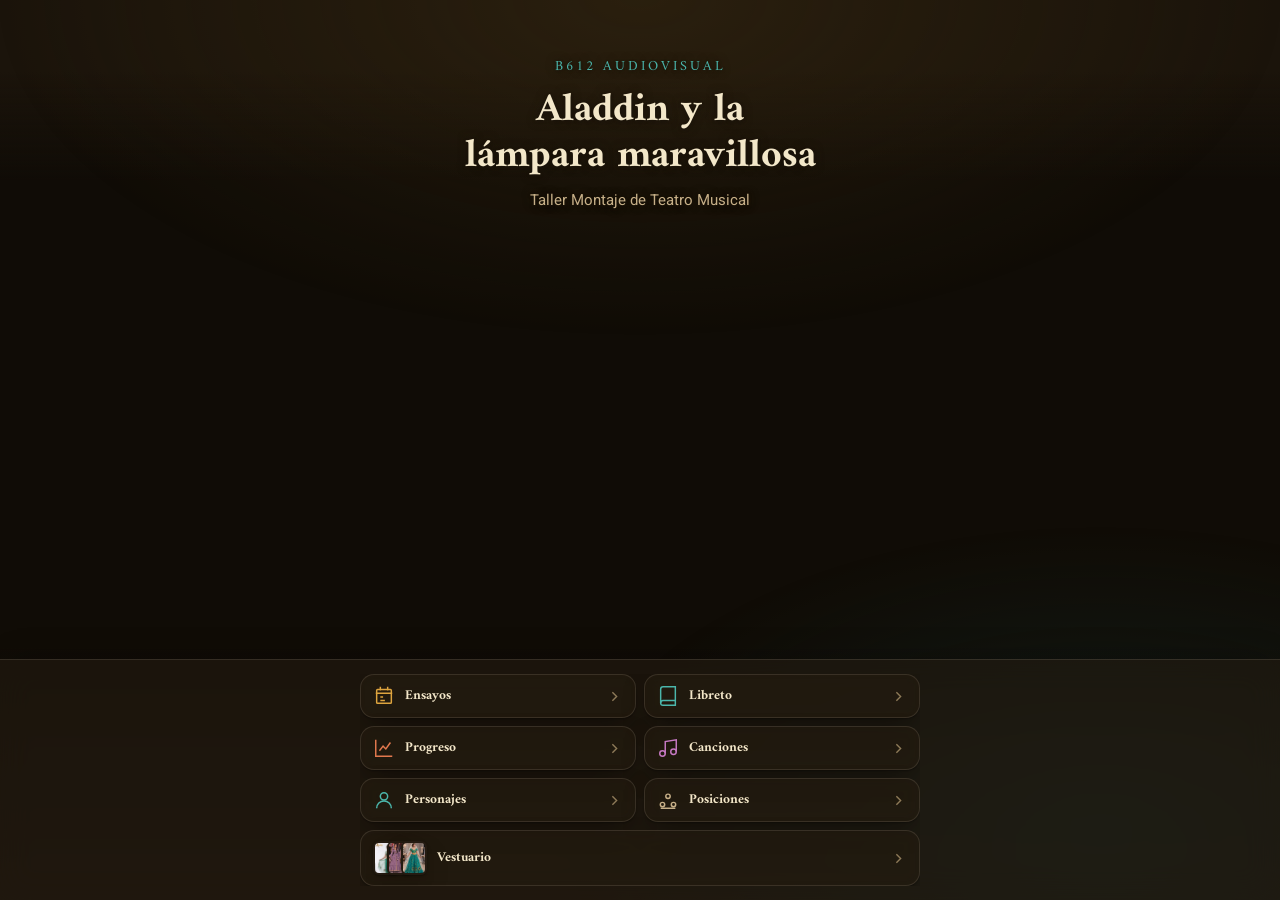
<file: index.html>
<!DOCTYPE html>
<html lang="es" data-theme="dark">
<head>
<meta charset="UTF-8">
<meta name="viewport" content="width=device-width, initial-scale=1.0, maximum-scale=1.0, user-scalable=no">
<title>ALADDÍN — B612</title>
<meta name="description" content="Portal del montaje ALADDÍN — B612 Audiovisual">
<meta property="og:type" content="website">
<meta property="og:url" content="https://aladdin.b612.org.pe/index.html">
<meta property="og:title" content="ALADDÍN — B612 Audiovisual">
<meta property="og:description" content="Portal del montaje ALADDÍN — B612 Audiovisual">
<meta property="og:image" content="https://aladdin.b612.org.pe/assets/img/principe-ali-jasmine.jpeg">
<meta name="twitter:card" content="summary_large_image">
<meta name="twitter:title" content="ALADDÍN — B612 Audiovisual">
<meta name="twitter:description" content="Portal del montaje ALADDÍN — B612 Audiovisual">
<meta name="twitter:image" content="https://aladdin.b612.org.pe/assets/img/principe-ali-jasmine.jpeg">
<link rel="preconnect" href="https://fonts.googleapis.com">
<link rel="stylesheet" href="https://fonts.googleapis.com/css2?family=Amiri:ital,wght@0,400;0,700;1,400&family=Vazirmatn:wght@400;500;600;700&display=swap">
<link rel="stylesheet" href="assets/style.css">
<style>
  body { min-height: 100vh; }
  .stage {
    position: relative; min-height: 100vh; display: flex; flex-direction: column;
    align-items: center; padding: 56px 18px 24px; overflow: hidden;
  }
  .glow {
    position: absolute; inset: -10%; z-index: 0; pointer-events: none;
    background:
      radial-gradient(60% 45% at 50% 8%, var(--brass-soft), transparent 70%),
      radial-gradient(50% 40% at 80% 85%, var(--teal-soft), transparent 70%);
    opacity: 0.5;
  }

  .lede { position: relative; z-index: 1; text-align: center; max-width: 480px; margin-bottom: 40px; }
  .lede * { text-shadow: 0 1px 3px var(--bg), 0 0 10px var(--bg); }
  .lede .brand { font-family: var(--font-display); font-size: 14px; letter-spacing: 3px; text-transform: uppercase; color: var(--teal); margin-bottom: 10px; }
  .lede h1 { font-size: clamp(26px, 6vw, 40px); color: var(--ink); font-weight: 700; line-height: 1.15; }
  .lede p { margin: 12px 0 0; color: var(--ink-soft); font-size: 15px; }

  /* Barra fija abajo (siempre visible, sin drawer): el menú deja de vivir en el
     flujo de .stage y pasa a ser un panel fijo pegado al borde inferior, para
     que la foto de fondo se vea completa arriba en vez de compartir scroll
     con las tarjetas. */
  .menu {
    position: fixed; left: 0; right: 0; bottom: 0; z-index: 2;
    display: flex; justify-content: center;
    padding: 14px 18px calc(14px + env(safe-area-inset-bottom, 0px));
    background: color-mix(in srgb, var(--surface) 60%, transparent);
    -webkit-backdrop-filter: blur(16px); backdrop-filter: blur(16px);
    border-top: 1px solid var(--border);
    box-shadow: 0 -10px 30px -12px rgba(0,0,0,0.3);
  }
  .menu-grid {
    width: 100%; max-width: 560px; display: grid; gap: 8px; grid-template-columns: 1fr 1fr;
    max-height: 48vh; overflow-y: auto;
  }
  /* A propósito NO colapsa a 1 columna en mobile: con los tiles ya reducidos a
     ícono + título (sin descripción), 2 columnas siguen siendo cómodas de
     tocar y evitan que la barra fija necesite 7 filas en vez de 4. */
  @media (max-width: 340px) { .menu-grid { gap: 6px; } }

  /* Tiles tipo botón: compactos y horizontales (icono + texto + flecha) en vez
     de tarjetas altas — así el menú tapa menos foto de fondo y todas las filas
     terminan con la misma altura sin necesitar reglas de alineación aparte. */
  .tile {
    position: relative; display: flex; align-items: center; gap: 10px;
    text-decoration: none; padding: 10px 12px; border-radius: 14px;
    background: color-mix(in srgb, var(--surface) 52%, transparent);
    -webkit-backdrop-filter: blur(7px); backdrop-filter: blur(7px);
    border: 1px solid var(--border);
    box-shadow: var(--shadow);
    isolation: isolate;
    transition: transform 160ms ease, border-color 160ms ease;
  }
  .tile:hover { transform: translateY(-2px); border-color: var(--border-strong); }
  .tile:active { transform: translateY(0) scale(0.98); }
  .tile .icon { width: 22px; height: 22px; flex-shrink: 0; color: var(--brass); }
  .tile.alt .icon { color: var(--teal); }
  .tile.prog .icon { color: var(--terracotta); }
  .tile.songs .icon { color: var(--violet); }
  .tile.pos .icon { color: var(--ink-soft); }

  .tile .body { flex: 1; min-width: 0; }
  .tile h2 { font-size: 13.5px; color: var(--ink); }
  /* Sin descripción en la barra fija: el espacio es limitado y el título ya
     basta para identificar cada sección — la descripción larga queda para
     cuando el usuario entra a la sección. */
  .tile p { display: none; }
  .tile .chev { width: 17px; height: 17px; flex-shrink: 0; color: var(--ink-faint); }

  .tile.soon { opacity: 0.5; pointer-events: none; }

  .tile.featured { grid-column: 1 / -1; }
  .tile-collage { display: flex; flex-shrink: 0; }
  .tile-collage img {
    width: 26px; height: 34px; object-fit: cover; border-radius: 6px;
    border: 2px solid var(--surface); box-shadow: var(--shadow);
    margin-left: -12px;
  }
  .tile-collage img:first-child { margin-left: 0; }

</style>
</head>
<body>
<div class="page-bg" aria-hidden="true">
  <div class="bg-slide" style="background-image:url('assets/img/principe-ali-jasmine.jpeg')"></div>
  <div class="bg-slide" style="background-image:url('assets/vestuarios/jasmine/escena-palacio-damas-2.webp')"></div>
  <div class="bg-slide" style="background-image:url('assets/img/alfombra-luna.jpg')"></div>
  <div class="bg-slide" style="background-image:url('assets/img/aladdin-jasmine-sultan.jpg')"></div>
  <div class="bg-slide" style="background-image:url('assets/img/genio-vestuario.jpg')"></div>
  <div class="bg-slide" style="background-image:url('assets/img/los-cuatro-amigos.jpg')"></div>
</div>
<div class="stage">
  <div class="glow" aria-hidden="true"></div>

  <div class="lede">
    <div class="brand">B612 Audiovisual</div>
    <h1>Aladdin y la lámpara maravillosa</h1>
    <p>Taller Montaje de Teatro Musical</p>
  </div>

  <div class="menu">
   <div class="menu-grid">
    <a class="tile" href="ensayos.html">
      <svg class="icon" viewBox="0 0 24 24" fill="none" stroke="currentColor" stroke-width="1.6"><path d="M8 2v4M16 2v4M3 9h18M5 5h14a1 1 0 0 1 1 1v13a1 1 0 0 1-1 1H5a1 1 0 0 1-1-1V6a1 1 0 0 1 1-1Z"/><path d="M8 13h3M8 17h5"/></svg>
      <div class="body">
        <h2>Ensayos</h2>
        <p>Calendario y próximo ensayo</p>
      </div>
      <svg class="chev" viewBox="0 0 24 24" fill="none" stroke="currentColor" stroke-width="2"><path d="M9 6l6 6-6 6"/></svg>
    </a>

    <a class="tile alt" href="libreto.html">
      <svg class="icon" viewBox="0 0 24 24" fill="none" stroke="currentColor" stroke-width="1.6"><path d="M4 19.5A2.5 2.5 0 0 1 6.5 17H20"/><path d="M6.5 2H20v20H6.5A2.5 2.5 0 0 1 4 19.5v-15A2.5 2.5 0 0 1 6.5 2Z"/></svg>
      <div class="body">
        <h2>Libreto</h2>
        <p>Todas las escenas del guion</p>
      </div>
      <svg class="chev" viewBox="0 0 24 24" fill="none" stroke="currentColor" stroke-width="2"><path d="M9 6l6 6-6 6"/></svg>
    </a>

    <a class="tile prog" href="progreso.html">
      <svg class="icon" viewBox="0 0 24 24" fill="none" stroke="currentColor" stroke-width="1.6"><path d="M3 3v18h18"/><path d="M7 15l4-5 3 3 5-7"/></svg>
      <div class="body">
        <h2>Progreso</h2>
        <p>Avance de escenas y canciones</p>
      </div>
      <svg class="chev" viewBox="0 0 24 24" fill="none" stroke="currentColor" stroke-width="2"><path d="M9 6l6 6-6 6"/></svg>
    </a>

    <a class="tile songs" href="canciones.html">
      <svg class="icon" viewBox="0 0 24 24" fill="none" stroke="currentColor" stroke-width="1.6"><path d="M9 18V5l12-2v13"/><circle cx="6" cy="18" r="3"/><circle cx="18" cy="16" r="3"/></svg>
      <div class="body">
        <h2>Canciones</h2>
        <p>Videos de referencia</p>
      </div>
      <svg class="chev" viewBox="0 0 24 24" fill="none" stroke="currentColor" stroke-width="2"><path d="M9 6l6 6-6 6"/></svg>
    </a>

    <a class="tile alt" href="personajes.html">
      <svg class="icon" viewBox="0 0 24 24" fill="none" stroke="currentColor" stroke-width="1.6"><circle cx="12" cy="8" r="4"/><path d="M4 21c0-4.4 3.6-8 8-8s8 3.6 8 8"/></svg>
      <div class="body">
        <h2>Personajes</h2>
        <p>Arquetipo y notas de actuación</p>
      </div>
      <svg class="chev" viewBox="0 0 24 24" fill="none" stroke="currentColor" stroke-width="2"><path d="M9 6l6 6-6 6"/></svg>
    </a>

    <a class="tile pos" href="posiciones.html">
      <svg class="icon" viewBox="0 0 24 24" fill="none" stroke="currentColor" stroke-width="1.6"><circle cx="12" cy="8" r="2.4"/><circle cx="6" cy="17" r="2.4"/><circle cx="18" cy="17" r="2.4"/><path d="M4 21h16"/></svg>
      <div class="body">
        <h2>Posiciones</h2>
        <p>Mapa de blocking por canción</p>
      </div>
      <svg class="chev" viewBox="0 0 24 24" fill="none" stroke="currentColor" stroke-width="2"><path d="M9 6l6 6-6 6"/></svg>
    </a>

    <a class="tile alt featured" href="vestuarios.html">
      <div class="tile-collage" aria-hidden="true">
        <img src="assets/vestuarios/jasmine/vestuario-a1.webp" alt="">
        <img src="assets/vestuarios/jasmine/vestuario-lila.webp" alt="">
        <img src="assets/vestuarios/jasmine/velo-novia.webp" alt="">
      </div>
      <div class="body">
        <h2>Vestuario</h2>
        <p>Fotos y guías técnicas por personaje</p>
      </div>
      <svg class="chev" viewBox="0 0 24 24" fill="none" stroke="currentColor" stroke-width="2"><path d="M9 6l6 6-6 6"/></svg>
    </a>
   </div>
  </div>
</div>
</body>
</html>
</file>
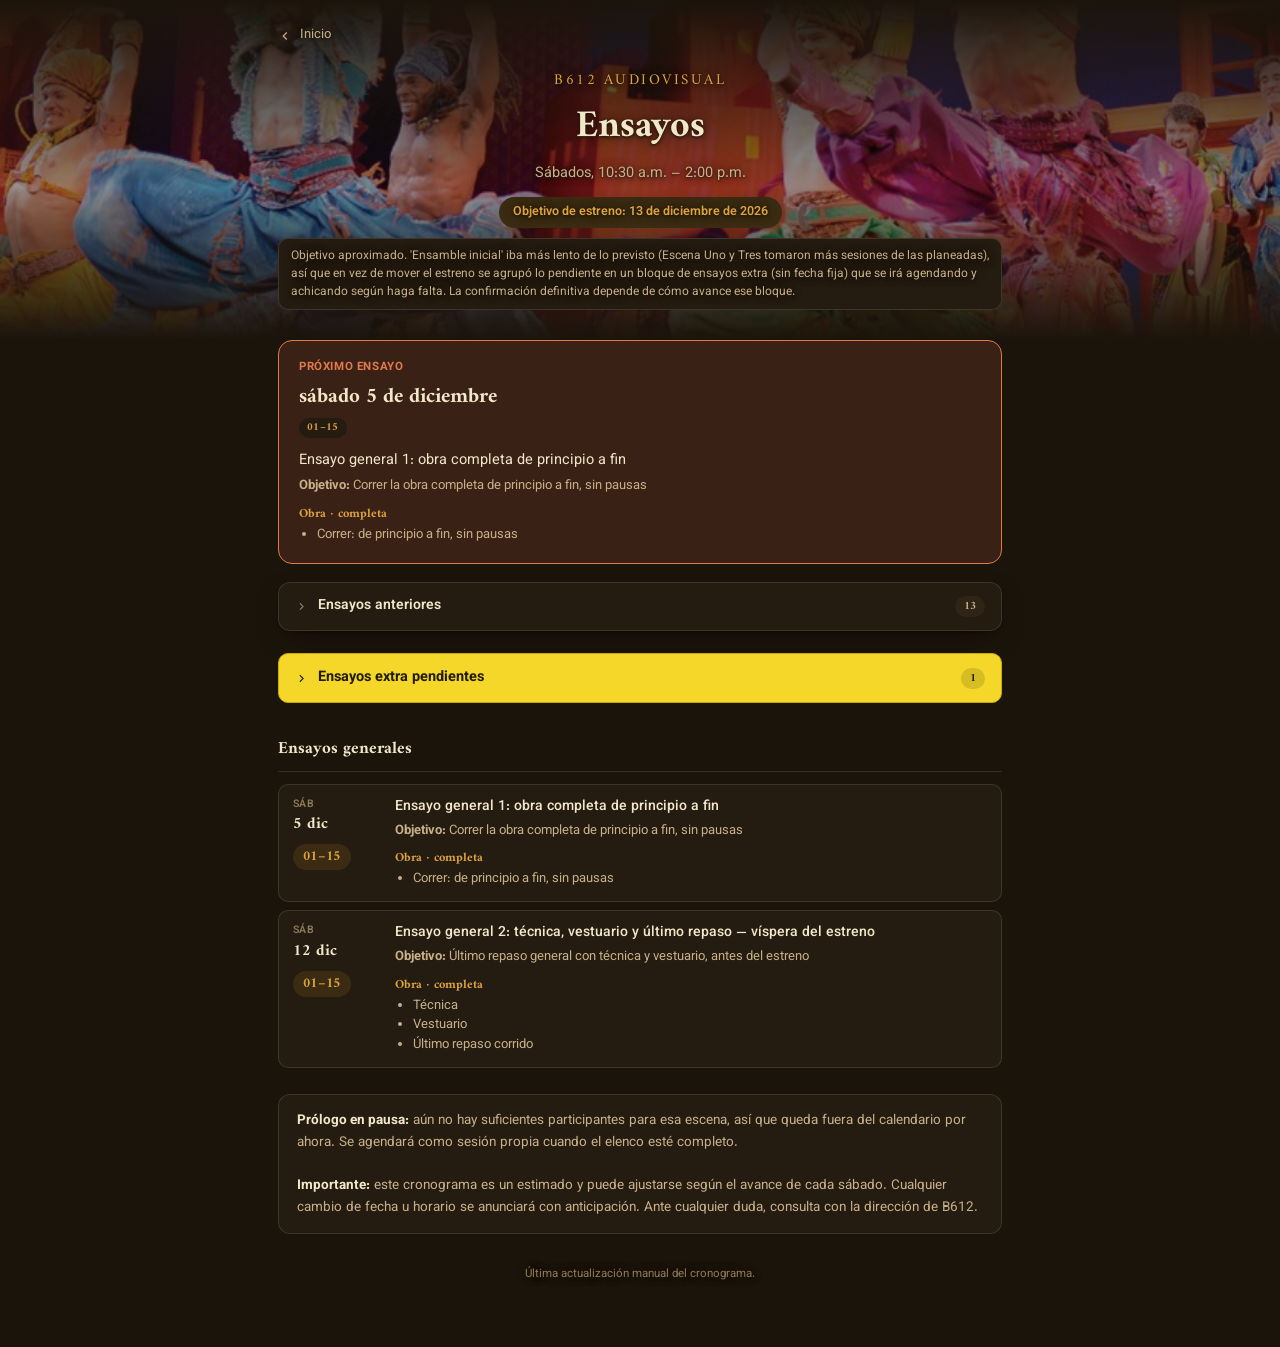
<file: ensayos.html>
<!DOCTYPE html>
<html lang="es" data-theme="dark">
<head>
<meta charset="UTF-8">
<meta name="viewport" content="width=device-width, initial-scale=1.0, maximum-scale=1.0, user-scalable=no">
<title>Ensayos — ALADDÍN</title>
<meta name="description" content="Cronograma de ensayos del musical ALADDÍN — B612 Audiovisual">
<meta property="og:type" content="website">
<meta property="og:url" content="https://aladdin.b612.org.pe/ensayos.html">
<meta property="og:title" content="Ensayos — ALADDÍN">
<meta property="og:description" content="Cronograma de ensayos del musical ALADDÍN — B612 Audiovisual">
<meta property="og:image" content="https://aladdin.b612.org.pe/assets/img/noches-de-arabia-2.jpg">
<meta name="twitter:card" content="summary_large_image">
<meta name="twitter:title" content="Ensayos — ALADDÍN">
<meta name="twitter:description" content="Cronograma de ensayos del musical ALADDÍN — B612 Audiovisual">
<meta name="twitter:image" content="https://aladdin.b612.org.pe/assets/img/noches-de-arabia-2.jpg">
<link rel="preconnect" href="https://fonts.googleapis.com">
<link rel="stylesheet" href="https://fonts.googleapis.com/css2?family=Amiri:ital,wght@0,400;0,700;1,400&family=Vazirmatn:wght@400;500;600;700&display=swap">
<link rel="stylesheet" href="assets/style.css">
<style>
  #next {
    position: relative; overflow: hidden;
    background: var(--terracotta-soft); border: 1.5px solid var(--terracotta);
    border-radius: 14px; padding: 18px 20px; margin: 22px 0 8px;
  }
  .premiere-note {
    margin: 10px 0 0; font-size: 12px; color: var(--ink-soft); line-height: 1.5;
    background: var(--surface); border: 1px solid var(--border); border-radius: 10px;
    padding: 8px 12px; display: inline-block; text-align: left;
  }

  #next .tag { font-size: 11.5px; font-weight: 700; text-transform: uppercase; letter-spacing: 0.6px; color: var(--terracotta); }
  #next .date { font-family: var(--font-display); font-size: 21px; font-weight: 700; margin: 5px 0 6px; color: var(--ink); }
  #next .desc { font-size: 14.5px; color: var(--ink); }
  #next .synopsis { font-size: 13px; color: var(--ink-soft); margin-top: 6px; line-height: 1.5; }
  #next .num-stack { flex-direction: row; flex-wrap: wrap; margin: 2px 0 12px; }
  #next .num-pill { background: var(--surface); }

  .num-stack { display: flex; flex-direction: column; align-items: flex-start; gap: 4px; margin-top: 8px; }
  .num-pill {
    font-family: var(--font-display); font-weight: 700; font-size: 11px; letter-spacing: 0.3px;
    color: var(--brass); background: var(--brass-soft); border-radius: 20px; padding: 2px 8px;
    font-variant-numeric: tabular-nums; line-height: 1.4;
  }
  .session .num-pill { font-size: 14px; padding: 3px 10px; }

  .session {
    display: grid; grid-template-columns: 88px 1fr; gap: 14px; align-items: start;
    background: var(--surface); border: 1px solid var(--border); border-radius: 10px;
    padding: 12px 14px; margin-bottom: 8px; font-size: 14px;
  }
  .session .d { font-family: var(--font-display); font-weight: 700; color: var(--ink); font-size: 16px; }
  .session .d .wd { display: block; font-family: var(--font-body); font-size: 10.5px; font-weight: 600; color: var(--ink-faint); text-transform: uppercase; letter-spacing: 0.4px; }
  .session .desc { color: var(--ink); font-weight: 500; }
  .session .synopsis { color: var(--ink-soft); font-size: 13px; margin-top: 4px; line-height: 1.5; }
  .session.past .d::after { content: " ✓"; color: var(--teal); }
  .session.today { border-color: var(--terracotta); }
  .session.tbd { border-style: dashed; border-color: var(--border-strong); }
  .session .d.tbd-date { color: var(--ink-faint); font-size: 13px; }
  .tbd-note {
    display: inline-block; font-size: 11.5px; font-weight: 700; text-transform: uppercase;
    letter-spacing: 0.3px; color: var(--terracotta); background: var(--terracotta-soft);
    border-radius: 6px; padding: 2px 8px; margin-bottom: 6px;
  }

  .past-card { margin: 18px 0 22px; padding: 0; overflow: hidden; }
  .past-toggle {
    display: flex; align-items: center; gap: 10px; width: 100%;
    background: none; border: none; cursor: pointer; text-align: left;
    padding: 13px 16px; font: inherit; color: var(--ink);
  }
  .past-toggle .chev {
    width: 13px; height: 13px; color: var(--ink-faint); flex-shrink: 0;
    transition: transform 0.15s ease;
  }
  .past-toggle[aria-expanded="true"] .chev { transform: rotate(90deg); }
  .past-toggle .label { flex: 1; font-weight: 600; font-size: 14px; }
  .past-toggle .past-count {
    font-family: var(--font-display); font-weight: 700; font-size: 11.5px;
    background: var(--surface-2); color: var(--ink-soft); border-radius: 999px;
    padding: 2px 9px; font-variant-numeric: tabular-nums;
  }
  .past-list { padding: 0 12px 12px; }
  .past-list .session { margin-bottom: 8px; }
  .past-list .session:last-child { margin-bottom: 0; }

  .pool-card {
    background: #f4d729; border: 1.5px solid #c9ab00; border-radius: 10px;
    margin: 0 0 8px; overflow: hidden; color: #211c00;
  }
  .pool-toggle {
    display: flex; align-items: center; gap: 10px; width: 100%;
    background: none; border: none; cursor: pointer; text-align: left;
    padding: 13px 16px; font: inherit; color: #211c00;
  }
  .pool-toggle .chev {
    width: 13px; height: 13px; color: #211c00; flex-shrink: 0;
    transition: transform 0.15s ease;
  }
  .pool-toggle[aria-expanded="true"] .chev { transform: rotate(90deg); }
  .pool-toggle .label { flex: 1; font-weight: 700; font-size: 14.5px; }
  .pool-toggle .pool-count {
    font-family: var(--font-display); font-weight: 700; font-size: 11.5px;
    background: rgba(33,28,0,0.14); color: #211c00; border-radius: 999px;
    padding: 2px 9px; font-variant-numeric: tabular-nums;
  }
  .pool-body { padding: 0 16px 14px; }
  .pool-note {
    font-size: 12.5px; color: #211c00; line-height: 1.55;
    margin-bottom: 12px; padding-bottom: 12px; border-bottom: 1px dashed rgba(33,28,0,0.28);
  }
  .pool-item {
    display: grid; grid-template-columns: 88px 1fr; gap: 14px; align-items: start;
    padding: 10px 0; font-size: 14px;
  }
  .pool-item + .pool-item { border-top: 1px dashed rgba(33,28,0,0.22); }
  .pool-item .num-stack { flex-direction: row; flex-wrap: wrap; margin-top: 0; }
  .pool-item .num-pill { background: rgba(33,28,0,0.14); color: #211c00; }
  .pool-item .desc { color: #211c00; font-weight: 600; }
  .pool-item .synopsis { color: #3d3400; font-size: 13px; margin-top: 4px; line-height: 1.5; }
  .pool-item .activity-scene { color: #6b4e00; }
  .pool-item .activity-group li { color: #3d3400; }

  .activities { margin-top: 8px; }
  .activity-group { margin-bottom: 8px; }
  .activity-group:last-child { margin-bottom: 0; }
  .activity-scene {
    font-family: var(--font-display); font-weight: 700; font-size: 12.5px;
    color: var(--brass); margin-bottom: 2px;
  }
  .activity-group ul { margin: 0; padding-left: 18px; }
  .activity-group li { font-size: 13px; color: var(--ink-soft); line-height: 1.5; }

  @media (max-width: 420px) {
    .session { grid-template-columns: 70px 1fr; gap: 10px; padding: 10px 12px; }
    .pool-item { grid-template-columns: 70px 1fr; gap: 10px; }
  }

  .loading, .error { text-align: center; color: var(--ink-soft); padding: 40px 0; font-size: 14px; }
</style>
</head>
<body>
<div class="hero-bg" aria-hidden="true">
  <div class="hero-bg-img" style="background-image:url('assets/img/noches-de-arabia-2.jpg')"></div>
</div>
<div class="shell">
  <a class="crumb" href="index.html">
    <svg viewBox="0 0 24 24" fill="none" stroke="currentColor" stroke-width="2"><path d="M15 18l-6-6 6-6"/></svg>
    Inicio
  </a>

  <header class="masthead" id="masthead">
    <div class="brand">B612 Audiovisual</div>
    <h1>Ensayos</h1>
    <p class="sub" id="rehearsalTime"></p>
    <div style="margin-top:12px;"><span class="pill" id="premierePill"></span></div>
    <p class="premiere-note" id="premiereNote"></p>
  </header>

  <div id="next"></div>

  <div id="schedule">
    <div class="loading">Cargando cronograma…</div>
  </div>

  <div class="note">
    <strong>Prólogo en pausa:</strong> aún no hay suficientes participantes para esa escena, así que queda fuera del calendario por ahora. Se agendará como sesión propia cuando el elenco esté completo.
    <br><br>
    <strong>Importante:</strong> este cronograma es un estimado y puede ajustarse según el avance de cada sábado. Cualquier cambio de fecha u horario se anunciará con anticipación. Ante cualquier duda, consulta con la dirección de B612.
  </div>

  <footer class="site">Última actualización manual del cronograma.</footer>
</div>

<script>
const WEEKDAY = ["dom","lun","mar","mié","jue","vie","sáb"];
const MONTH = ["ene","feb","mar","abr","may","jun","jul","ago","sep","oct","nov","dic"];

function fmtShort(d) { return `${d.getDate()} ${MONTH[d.getMonth()]}`; }
function fmtLong(d) {
  const w = ["domingo","lunes","martes","miércoles","jueves","viernes","sábado"][d.getDay()];
  const m = ["enero","febrero","marzo","abril","mayo","junio","julio","agosto","septiembre","octubre","noviembre","diciembre"][d.getMonth()];
  return `${w} ${d.getDate()} de ${m}`;
}

const todayStr = new Date().toISOString().slice(0,10);
const scheduleEl = document.getElementById("schedule");
const nextEl = document.getElementById("next");

function numStack(num) {
  const items = num.includes("·") ? num.split("·") : [num];
  return `<div class="num-stack">${items.map(n => `<span class="num-pill">${n}</span>`).join("")}</div>`;
}

function fmtPremiere(dateStr, confirmed) {
  const d = new Date(dateStr + "T00:00:00");
  const m = ["enero","febrero","marzo","abril","mayo","junio","julio","agosto","septiembre","octubre","noviembre","diciembre"][d.getMonth()];
  const label = confirmed ? "Estreno" : "Objetivo de estreno";
  return `${label}: ${d.getDate()} de ${m} de ${d.getFullYear()}`;
}

function renderActivities(activities) {
  if (!activities || !activities.length) return "";
  return `<div class="activities">${activities.map(a => `
    <div class="activity-group">
      <div class="activity-scene">${a.scene} · ${a.name}</div>
      <ul>${a.tasks.map(t => `<li>${t}</li>`).join("")}</ul>
    </div>
  `).join("")}</div>`;
}

function sessionRow(s, extraClass) {
  const row = document.createElement("div");
  row.className = "session" + (extraClass ? " " + extraClass : "") + (!s.date ? " tbd" : "");

  const dateHtml = s.date
    ? (() => { const d = new Date(s.date + "T00:00:00"); return `<span class="wd">${WEEKDAY[d.getDay()]}</span>${fmtShort(d)}`; })()
    : `<span class="wd">Ensayo extra</span>Por confirmar`;

  row.innerHTML = `
    <div>
      <div class="d${!s.date ? " tbd-date" : ""}">${dateHtml}</div>
      ${numStack(s.num)}
    </div>
    <div>
      ${!s.date ? `<div class="tbd-note">Fecha por confirmar</div>` : ""}
      <div class="desc">${s.desc}</div>
      ${s.objective ? `<div class="synopsis"><strong>Objetivo:</strong> ${s.objective}</div>` : (s.synopsis ? `<div class="synopsis">${s.synopsis}</div>` : "")}
      ${renderActivities(s.activities)}
      ${s.progress ? `<div class="synopsis"><strong>Avance:</strong> ${s.progress}</div>` : ""}
    </div>
  `;
  return row;
}

function poolCard(s) {
  const card = document.createElement("div");
  card.className = "pool-card";

  const btn = document.createElement("button");
  btn.className = "pool-toggle";
  btn.setAttribute("aria-expanded", "false");
  btn.innerHTML = `
    <svg class="chev" viewBox="0 0 24 24" fill="none" stroke="currentColor" stroke-width="2"><path d="M9 6l6 6-6 6"/></svg>
    <span class="label">${s.desc}</span>
    <span class="pool-count">${s.items.length}</span>
  `;

  const body = document.createElement("div");
  body.className = "pool-body";
  body.hidden = true;
  body.innerHTML = `
    <div class="pool-note">${s.note || ""}</div>
    ${s.items.map(it => `
      <div class="pool-item">
        ${numStack(it.num)}
        <div>
          <div class="desc">${it.desc}</div>
          ${renderActivities(it.activities)}
          ${it.note ? `<div class="synopsis" style="font-weight:600;">${it.note}</div>` : ""}
        </div>
      </div>
    `).join("")}
  `;

  btn.addEventListener("click", () => {
    const expanded = btn.getAttribute("aria-expanded") === "true";
    btn.setAttribute("aria-expanded", String(!expanded));
    body.hidden = expanded;
  });

  card.appendChild(btn);
  card.appendChild(body);
  return card;
}

function pastCard(pastSessions) {
  const card = document.createElement("div");
  card.className = "card past-card";

  const btn = document.createElement("button");
  btn.className = "past-toggle";
  btn.setAttribute("aria-expanded", "false");
  btn.innerHTML = `
    <svg class="chev" viewBox="0 0 24 24" fill="none" stroke="currentColor" stroke-width="2"><path d="M9 6l6 6-6 6"/></svg>
    <span class="label">Ensayos anteriores</span>
    <span class="past-count">${pastSessions.length}</span>
  `;

  const list = document.createElement("div");
  list.className = "past-list";
  list.hidden = true;
  pastSessions.forEach(s => list.appendChild(sessionRow(s, "past")));

  btn.addEventListener("click", () => {
    const expanded = btn.getAttribute("aria-expanded") === "true";
    btn.setAttribute("aria-expanded", String(!expanded));
    list.hidden = expanded;
  });

  card.appendChild(btn);
  card.appendChild(list);
  return card;
}

function render(data) {
  document.getElementById("rehearsalTime").textContent = data.rehearsalTime;
  document.getElementById("premierePill").textContent = fmtPremiere(data.premiere, data.premiereConfirmed);
  document.getElementById("premiereNote").textContent = data.premiereConfirmed ? "" : (data.premiereNote || "");

  scheduleEl.innerHTML = "";
  let lastPhase = null;

  const pastSessions = data.sessions.filter(s => s.date && s.date < todayStr);
  const poolSession = data.sessions.find(s => s.pool) || null;
  const upcomingSessions = data.sessions.filter(s => !s.pool && (!s.date || s.date >= todayStr));
  const nextSession = data.sessions.find(s => !s.pool && s.date && s.date >= todayStr) || null;

  if (pastSessions.length) {
    scheduleEl.appendChild(pastCard(pastSessions));
  }
  if (poolSession) {
    scheduleEl.appendChild(poolCard(poolSession));
  }

  upcomingSessions.forEach(s => {
    if (s.phase !== lastPhase) {
      const h = document.createElement("h2");
      h.className = "section-title";
      h.textContent = s.phase;
      scheduleEl.appendChild(h);
      lastPhase = s.phase;
    }
    const isToday = s.date === todayStr;
    scheduleEl.appendChild(sessionRow(s, isToday ? "today" : ""));
  });

  if (nextSession) {
    const d = new Date(nextSession.date + "T00:00:00");
    nextEl.innerHTML = `
      <div class="tag">Próximo ensayo</div>
      <div class="date">${fmtLong(d)}</div>
      ${numStack(nextSession.num)}
      <div class="desc">${nextSession.desc}</div>
      ${nextSession.objective ? `<div class="synopsis"><strong>Objetivo:</strong> ${nextSession.objective}</div>` : (nextSession.synopsis ? `<div class="synopsis">${nextSession.synopsis}</div>` : "")}
      ${renderActivities(nextSession.activities)}
    `;
  } else {
    nextEl.innerHTML = `
      <div class="tag">Temporada de ensayos</div>
      <div class="date">¡Completada!</div>
      <div class="desc">Todos los ensayos programados ya se realizaron. ¡Nos vemos en el estreno!</div>
    `;
  }
}

fetch("data/cronograma.json")
  .then(r => { if (!r.ok) throw new Error("HTTP " + r.status); return r.json(); })
  .then(render)
  .catch(err => {
    scheduleEl.innerHTML = `<div class="error">No se pudo cargar el cronograma (${err.message}).<br>Si estás probando esto localmente, ábrelo desde un servidor (no directamente como archivo).</div>`;
  });
</script>
</body>
</html>
</file>
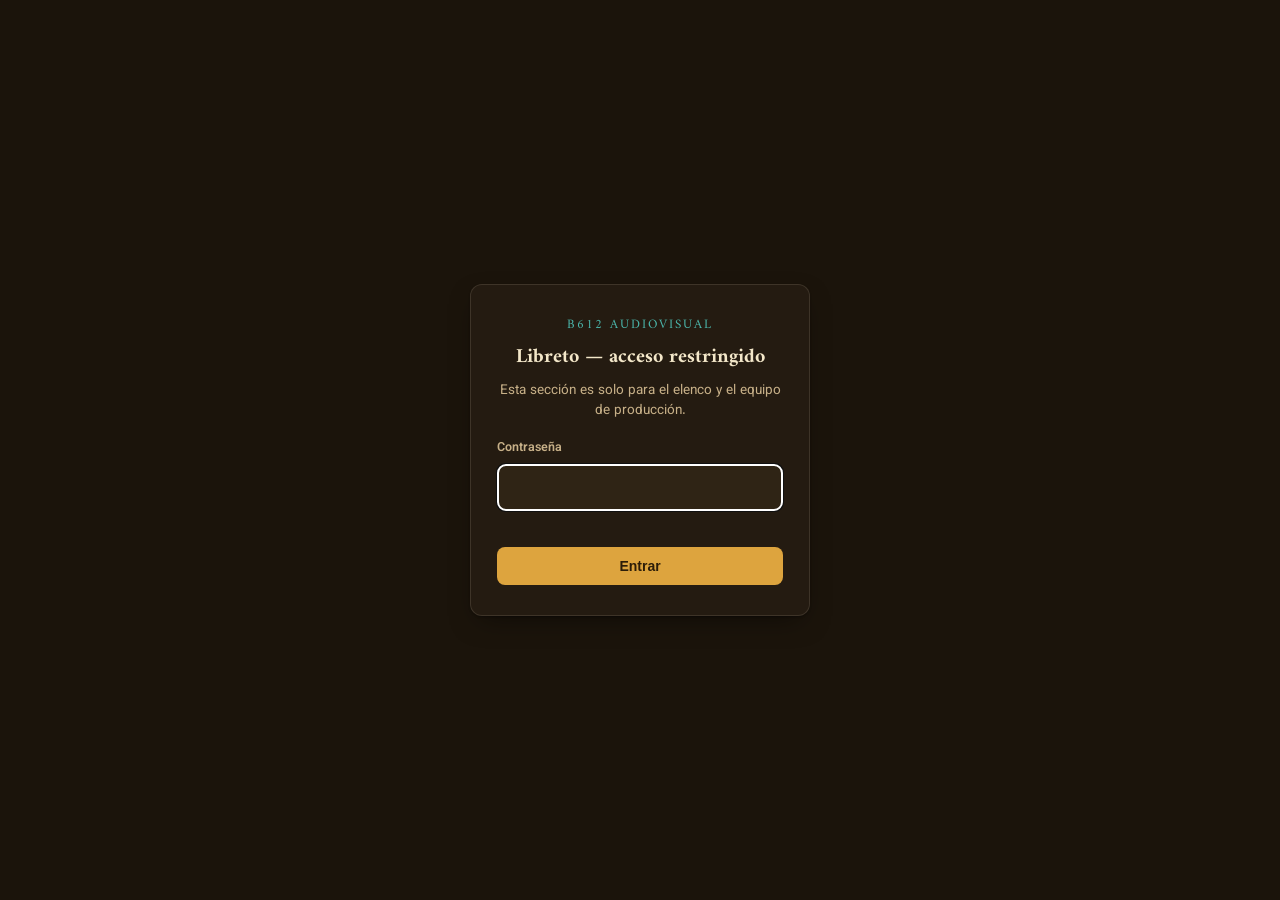
<file: libreto.html>
<!DOCTYPE html>
<html lang="es" data-theme="dark">
<head>
<meta charset="UTF-8">
<meta name="viewport" content="width=device-width, initial-scale=1.0, maximum-scale=1.0, user-scalable=no">
<title>Libreto — ALADDÍN</title>
<meta name="description" content="Libreto completo del musical ALADDÍN, por escenas — B612 Audiovisual">
<meta name="robots" content="noindex, nofollow">
<meta property="og:type" content="website">
<meta property="og:url" content="https://aladdin.b612.org.pe/libreto.html">
<meta property="og:title" content="Libreto — ALADDÍN">
<meta property="og:description" content="Libreto completo del musical ALADDÍN, por escenas — B612 Audiovisual">
<meta property="og:image" content="https://aladdin.b612.org.pe/assets/img/aladdin-lampara.jpeg">
<meta name="twitter:card" content="summary_large_image">
<meta name="twitter:title" content="Libreto — ALADDÍN">
<meta name="twitter:description" content="Libreto completo del musical ALADDÍN, por escenas — B612 Audiovisual">
<meta name="twitter:image" content="https://aladdin.b612.org.pe/assets/img/aladdin-lampara.jpeg">
<link rel="preconnect" href="https://fonts.googleapis.com">
<link rel="stylesheet" href="https://fonts.googleapis.com/css2?family=Amiri:ital,wght@0,400;0,700;1,400&family=Vazirmatn:wght@400;500;600;700&display=swap">
<link rel="stylesheet" href="assets/style.css">
<style>
  /* ---------- Lista de escenas ---------- */
  .scene-row {
    position: relative;
    display: flex; align-items: center; justify-content: space-between; gap: 12px;
    background: var(--surface); border: 1px solid var(--border); border-radius: 10px;
    padding: 14px 60px 14px 16px; margin-bottom: 8px; text-decoration: none; color: inherit;
    transition: transform 120ms ease, border-color 120ms ease;
  }
  .scene-row:hover { border-color: var(--border-strong); }
  .scene-row:active { transform: scale(0.99); }
  .scene-row .title { font-family: var(--font-display); font-size: 15.5px; color: var(--ink); }
  .scene-row .songs { display: block; font-size: 12px; color: var(--ink-faint); margin-top: 2px; }
  .scene-row .chev { color: var(--ink-faint); flex-shrink: 0; }

  #scene-search-wrap { position: relative; margin: 4px 0 22px; }
  #scene-search-wrap svg {
    position: absolute; left: 13px; top: 50%; transform: translateY(-50%);
    width: 16px; height: 16px; color: var(--ink-faint); pointer-events: none;
  }
  #scene-search {
    width: 100%; padding: 12px 14px 12px 40px; border-radius: 10px; border: 1px solid var(--border);
    background: var(--surface-2); color: var(--ink); font-size: 15px; font-family: var(--font-body);
  }
  #scene-search::placeholder { color: var(--ink-faint); }
  #scene-search:focus { outline: none; border-color: var(--border-strong); }
  .scene-empty { text-align: center; color: var(--ink-soft); font-size: 13.5px; padding: 30px 0; }

  /* ---------- Vista de escena (formato guion) ---------- */
  .scene-header { position: relative; margin-bottom: 22px; padding-right: 60px; }
  .scene-header .act { color: var(--teal); }
  .scene-header h1 { font-size: clamp(22px, 5vw, 28px); margin-top: 4px; }

  /* ---------- Navegación entre escenas ---------- */
  .scene-nav {
    display: flex; align-items: stretch; gap: 10px; margin: 10px 0 22px;
  }
  .scene-nav .nav-link {
    flex: 1; display: flex; flex-direction: column; gap: 2px;
    background: var(--surface); border: 1px solid var(--border); border-radius: 10px;
    padding: 10px 14px; text-decoration: none; color: inherit; min-width: 0;
  }
  .scene-nav .nav-link:hover { border-color: var(--border-strong); }
  .scene-nav .nav-link.prev { text-align: left; }
  .scene-nav .nav-link.next { text-align: right; }
  .scene-nav .nav-link .lbl {
    font-size: 11px; font-weight: 700; text-transform: uppercase; letter-spacing: 0.5px; color: var(--ink-faint);
  }
  .scene-nav .nav-link .ttl {
    font-family: var(--font-display); font-size: 14px; color: var(--ink);
    overflow: hidden; text-overflow: ellipsis; white-space: nowrap;
  }
  .scene-nav .nav-link.index {
    flex: 0 0 auto; align-items: center; justify-content: center; flex-direction: row; gap: 6px;
  }
  .scene-nav .nav-link.index svg { width: 16px; height: 16px; flex-shrink: 0; }
  .scene-nav.bottom { margin-top: 26px; margin-bottom: 0; }

  @media (max-width: 480px) {
    .scene-nav { flex-wrap: wrap; }
    .scene-nav .nav-link.prev, .scene-nav .nav-link.next { flex: 1 1 100%; }
    .scene-nav .nav-link.index { flex: 1 1 100%; order: -1; }
  }

  .line { display: grid; grid-template-columns: 130px 1fr; gap: 16px; margin-bottom: 14px; }
  .line .who { font-family: var(--font-display); font-weight: 700; font-size: 13.5px; letter-spacing: 0.3px; color: var(--brass); background: var(--brass-soft); border-radius: 6px; padding: 2px 8px; height: fit-content; justify-self: start; }
  .line .txt { font-size: 15px; color: var(--ink); }
  .line .txt em { color: var(--ink-soft); font-style: italic; }

  .line.lyric .who { background: var(--teal-soft); color: var(--teal); }
  .line.lyric .txt { font-style: italic; font-weight: 600; color: var(--ink); }
  .line.lyric .txt div + div { margin-top: 2px; }

  .block-action {
    text-align: center; font-style: italic; color: var(--ink-soft); font-size: 13.5px;
    margin: 16px auto; max-width: 480px;
  }

  .block-song {
    display: flex; align-items: center; gap: 10px; margin: 30px 0 18px;
    font-family: var(--font-display); font-size: 14.5px; letter-spacing: 0.3px;
    color: var(--teal); text-transform: uppercase;
  }
  .block-song::before, .block-song::after { content: ""; flex: 1; height: 1px; background: var(--border); }
  .block-song svg { flex-shrink: 0; width: 15px; height: 15px; }

  @media (max-width: 520px) {
    .line { grid-template-columns: 1fr; gap: 3px; }
    .line .who { justify-self: start; font-size: 14.5px; }
    .line .txt { font-size: 16.5px; }
    .block-action { font-size: 14.5px; }
    .block-song { font-size: 15.5px; }
    .scene-row .title { font-size: 16.5px; }
    .scene-row .songs { font-size: 13px; }
  }

  .loading, .error { text-align: center; color: var(--ink-soft); padding: 40px 0; font-size: 14px; }

  #gate {
    position: fixed; inset: 0; z-index: 50; display: flex; align-items: center; justify-content: center;
    background: var(--bg); padding: 20px;
  }
  #gate .card { max-width: 340px; width: 100%; padding: 30px 26px; text-align: center; }
  #gate .brand { font-family: var(--font-display); font-size: 13px; letter-spacing: 2px; text-transform: uppercase; color: var(--teal); margin-bottom: 8px; }
  #gate h1 { font-size: 20px; margin-bottom: 8px; }
  #gate p.hint { color: var(--ink-soft); font-size: 13.5px; margin: 0 0 18px; }
  #gate .field { text-align: left; margin-bottom: 14px; }
  #gate label {
    display: block; font-size: 12.5px; font-weight: 600; color: var(--ink-soft);
    margin-bottom: 6px;
  }
  #gate input {
    width: 100%; padding: 11px 13px; border-radius: 8px; border: 1px solid var(--border);
    background: var(--surface-2); color: var(--ink); font-size: 15px;
    font-family: var(--font-body);
  }
  #gate .err { color: var(--terracotta); font-size: 12.5px; margin-top: 6px; min-height: 16px; text-align: left; }
  #gate button {
    width: 100%; padding: 11px 13px; border-radius: 8px; border: none;
    background: var(--brass); color: var(--brass-ink); font-weight: 700; font-size: 14px; cursor: pointer;
    transition: transform 120ms ease;
  }
  #gate button:active { transform: scale(0.97); }
  .shell[hidden] { display: none; }
</style>
</head>
<body>
<div class="hero-bg" aria-hidden="true">
  <div class="hero-bg-img" style="background-image:url('assets/img/aladdin-lampara.jpeg')"></div>
</div>

<div id="gate">
  <form class="card" id="gate-form">
    <div class="brand">B612 Audiovisual</div>
    <h1>Libreto — acceso restringido</h1>
    <p class="hint">Esta sección es solo para el elenco y el equipo de producción.</p>
    <div class="field">
      <label for="gate-input">Contraseña</label>
      <input type="password" id="gate-input" autocomplete="off" autofocus>
      <div class="err" id="gate-err"></div>
    </div>
    <button type="submit">Entrar</button>
  </form>
</div>

<div class="shell" id="shell" hidden>
  <a class="crumb" href="index.html">
    <svg viewBox="0 0 24 24" fill="none" stroke="currentColor" stroke-width="2"><path d="M15 18l-6-6 6-6"/></svg>
    Inicio
  </a>

  <div id="root">
    <div class="loading">Cargando libreto…</div>
  </div>

  <footer class="site">El libreto se genera directamente desde <code>Libreto_Aladdin.md</code>, la fuente original.</footer>
</div>

<script src="assets/libreto-parser.js"></script>
<script>
const root = document.getElementById("root");
let SCENES = null;

const MUSIC_ICON = `<svg viewBox="0 0 24 24" fill="none" stroke="currentColor" stroke-width="2"><path d="M9 18V5l12-2v13"/><circle cx="6" cy="18" r="3"/><circle cx="18" cy="16" r="3"/></svg>`;
function pad2(n) { return String(n).padStart(2, "0"); }

const SCENE_ORDINALS = {
  "UNO": 1, "DOS": 2, "TRES": 3, "CUATRO": 4, "CINCO": 5, "SEIS": 6,
  "SIETE": 7, "OCHO": 8, "NUEVE": 9, "DIEZ": 10, "ONCE": 11, "DOCE": 12, "TRECE": 13
};

// El número flotante refleja el nombre de la escena (ESCENA CINCO -> 05), no
// su posición en la lista: así el Prólogo y la Entrada de Genio 2, que no
// son "Escena N", no llevan número.
function sceneBadge(scene) {
  const m = /^ESCENA\s+([A-ZÁÉÍÓÚÑ]+)\s*:/i.exec(scene.title);
  if (!m) return null;
  const n = SCENE_ORDINALS[m[1].toUpperCase()];
  return n ? pad2(n) : null;
}

function escapeHtml(text) {
  return String(text).replace(/&/g, "&amp;").replace(/</g, "&lt;").replace(/>/g, "&gt;").replace(/"/g, "&quot;");
}

function normalize(s) {
  return s.normalize("NFD").replace(new RegExp("[̀-ͯ]", "g"), "").toLowerCase();
}

// Personajes que hablan o cantan en la escena (para el buscador del índice).
// Une nombres de líneas grupales como "RAJAH, MANAL, ISIR" en entradas sueltas.
function sceneCharacters(scene) {
  const set = new Set();
  scene.blocks.forEach(b => {
    if ((b.type === "dialogue" || b.type === "lyric") && b.character) {
      b.character.split(",").forEach(part => {
        const name = part.trim();
        if (name) set.add(name);
      });
    }
  });
  return set;
}

function sceneMatches(scene, query) {
  if (!query) return true;
  const q = normalize(query);
  if (normalize(scene.title).includes(q)) return true;
  for (const name of sceneCharacters(scene)) {
    if (normalize(name).includes(q)) return true;
  }
  return false;
}

function sceneRowHtml(s) {
  const songCount = s.blocks.filter(b => b.type === "song").length;
  const badge = sceneBadge(s);
  return `
    <a class="scene-row" href="#${s.id}">
      ${badge ? `<span class="num-badge">${badge}</span>` : ""}
      <span>
        <span class="title">${s.title}</span>
        ${songCount ? `<span class="songs">${songCount} número${songCount > 1 ? "s" : ""} musical${songCount > 1 ? "es" : ""}</span>` : ""}
      </span>
      <svg class="chev" width="18" height="18" viewBox="0 0 24 24" fill="none" stroke="currentColor" stroke-width="2"><path d="M9 6l6 6-6 6"/></svg>
    </a>
  `;
}

function renderSceneRows(query) {
  const acts = [];
  const byAct = {};
  SCENES.forEach(s => {
    if (!sceneMatches(s, query)) return;
    if (!byAct[s.act]) { byAct[s.act] = []; acts.push(s.act); }
    byAct[s.act].push(s);
  });

  const list = document.getElementById("scene-list");
  if (!acts.length) {
    list.innerHTML = `<div class="scene-empty">Ninguna escena coincide con "${escapeHtml(query)}".</div>`;
    return;
  }

  let html = "";
  acts.forEach(act => {
    html += `<h2 class="section-title">${act}</h2>`;
    byAct[act].forEach(s => { html += sceneRowHtml(s); });
  });
  list.innerHTML = html;
}

function renderList() {
  root.innerHTML = `
    <header class="masthead" style="text-align:left; padding-bottom:4px;">
      <div class="brand">B612 Audiovisual</div>
      <h1>Libreto</h1>
      <p class="sub">Toca una escena para leerla en formato de guion.</p>
    </header>
    <div id="scene-search-wrap">
      <svg viewBox="0 0 24 24" fill="none" stroke="currentColor" stroke-width="2"><circle cx="11" cy="11" r="7"/><path d="M21 21l-4.3-4.3"/></svg>
      <input id="scene-search" type="search" placeholder="Buscar por personaje o escena…" autocomplete="off">
    </div>
    <div id="scene-list"></div>
  `;
  document.getElementById("scene-search").addEventListener("input", e => renderSceneRows(e.target.value));
  renderSceneRows("");
}

const INDEX_ICON = `<svg viewBox="0 0 24 24" fill="none" stroke="currentColor" stroke-width="2"><path d="M4 6h16M4 12h16M4 18h16"/></svg>`;

function sceneNav(scene) {
  const idx = SCENES.indexOf(scene);
  const prev = idx > 0 ? SCENES[idx - 1] : null;
  const next = idx < SCENES.length - 1 ? SCENES[idx + 1] : null;

  const prevHtml = prev
    ? `<a class="nav-link prev" href="#${prev.id}"><span class="lbl">← Anterior</span><span class="ttl">${prev.title}</span></a>`
    : "";
  const nextHtml = next
    ? `<a class="nav-link next" href="#${next.id}"><span class="lbl">Siguiente →</span><span class="ttl">${next.title}</span></a>`
    : "";

  return `
    <div class="scene-nav">
      ${prevHtml}
      <a class="nav-link index" href="#" onclick="location.hash=''; return false;">${INDEX_ICON}Índice</a>
      ${nextHtml}
    </div>
  `;
}

function renderScene(id) {
  const scene = SCENES.find(s => s.id === id);
  if (!scene) { renderList(); return; }

  const nav = sceneNav(scene);
  const badge = sceneBadge(scene);
  let html = `
    ${nav}
    <div class="scene-header">
      ${badge ? `<span class="num-badge">${badge}</span>` : ""}
      <div class="eyebrow act">${scene.act}</div>
      <h1>${scene.title}</h1>
    </div>
  `;

  scene.blocks.forEach(b => {
    if (b.type === "song") {
      html += `<div class="block-song">${MUSIC_ICON}<span>${b.text}</span>${MUSIC_ICON}</div>`;
    } else if (b.type === "action") {
      html += `<div class="block-action">${b.html}</div>`;
    } else if (b.type === "dialogue" || b.type === "continuation") {
      const who = b.character ? `<div class="who">${b.character}</div>` : `<div class="who"></div>`;
      html += `<div class="line">${who}<div class="txt">${b.html}</div></div>`;
    } else if (b.type === "lyric") {
      const lines = b.lines.map(l => `<div>${l}</div>`).join("");
      html += `<div class="line lyric"><div class="who">${b.character}</div><div class="txt">${lines}</div></div>`;
    }
  });

  html += nav.replace('class="scene-nav"', 'class="scene-nav bottom"');

  root.innerHTML = html;
  window.scrollTo(0, 0);
}

function route() {
  if (!SCENES) return;
  const id = location.hash.replace(/^#/, "");
  if (id) renderScene(id); else renderList();
}

window.addEventListener("hashchange", route);

function loadLibreto() {
  fetch("data/Libreto_Aladdin.md", { cache: "no-store" })
    .then(r => { if (!r.ok) throw new Error("HTTP " + r.status); return r.text(); })
    .then(text => {
      SCENES = LibretoParser.parse(text).scenes;
      route();
    })
    .catch(err => {
      root.innerHTML = `<div class="error">No se pudo cargar el libreto (${err.message}).<br>Si estás probando esto localmente, ábrelo desde un servidor (no directamente como archivo).</div>`;
    });
}

// ---------- Candado de acceso ----------
// Aviso honesto: esto es disuasorio, no seguridad real. Cualquiera que vea
// el código fuente encuentra la contraseña, y data/Libreto_Aladdin.md sigue
// siendo descargable directamente por su URL. Solo evita que alguien caiga
// aquí por accidente o vía buscadores (ver meta robots noindex).
const PASSWORD = "aladd1n";
const gate = document.getElementById("gate");
const shell = document.getElementById("shell");
const gateForm = document.getElementById("gate-form");
const gateInput = document.getElementById("gate-input");
const gateErr = document.getElementById("gate-err");

function unlock() {
  sessionStorage.setItem("libreto_ok", "1");
  gate.remove();
  shell.hidden = false;
  loadLibreto();
}

if (sessionStorage.getItem("libreto_ok") === "1") {
  unlock();
} else {
  gateForm.addEventListener("submit", e => {
    e.preventDefault();
    if (gateInput.value === PASSWORD) {
      unlock();
    } else {
      gateErr.textContent = "Contraseña incorrecta.";
      gateInput.value = "";
      gateInput.focus();
    }
  });
}
</script>
</body>
</html>
</file>
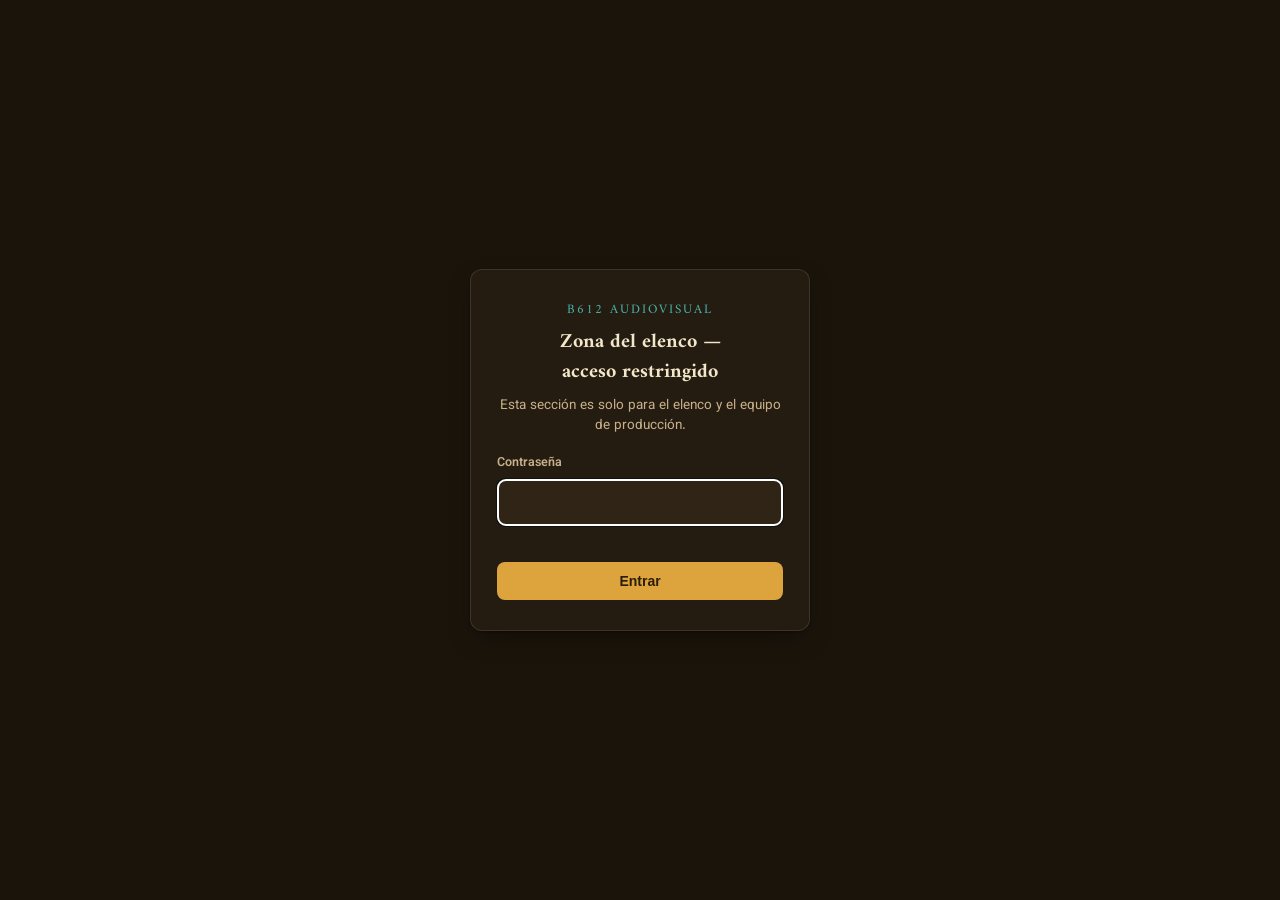
<file: personajes.html>
<!DOCTYPE html>
<html lang="es" data-theme="dark">
<head>
<meta charset="UTF-8">
<meta name="viewport" content="width=device-width, initial-scale=1.0, maximum-scale=1.0, user-scalable=no">
<title>Personajes — ALADDÍN</title>
<meta name="description" content="Fichas de personaje del musical ALADDÍN: arquetipo, motivación y notas de actuación — B612 Audiovisual">
<meta name="robots" content="noindex, nofollow">
<meta property="og:type" content="website">
<meta property="og:url" content="https://aladdin.b612.org.pe/personajes.html">
<meta property="og:title" content="Personajes — ALADDÍN">
<meta property="og:description" content="Fichas de personaje del musical ALADDÍN: arquetipo, motivación y notas de actuación — B612 Audiovisual">
<meta property="og:image" content="https://aladdin.b612.org.pe/assets/img/jaffar.jpg">
<meta name="twitter:card" content="summary_large_image">
<meta name="twitter:title" content="Personajes — ALADDÍN">
<meta name="twitter:description" content="Fichas de personaje del musical ALADDÍN: arquetipo, motivación y notas de actuación — B612 Audiovisual">
<meta name="twitter:image" content="https://aladdin.b612.org.pe/assets/img/jaffar.jpg">
<link rel="preconnect" href="https://fonts.googleapis.com">
<link rel="stylesheet" href="https://fonts.googleapis.com/css2?family=Amiri:ital,wght@0,400;0,700;1,400&family=Vazirmatn:wght@400;500;600;700&display=swap">
<link rel="stylesheet" href="assets/style.css">
<style>
  /* ---------- Lista de personajes ---------- */
  .personaje-row {
    position: relative;
    display: flex; align-items: center; justify-content: space-between; gap: 12px;
    background: var(--surface); border: 1px solid var(--border); border-radius: 10px;
    padding: 14px 16px; margin-bottom: 8px; text-decoration: none; color: inherit;
    transition: transform 120ms ease, border-color 120ms ease;
  }
  .personaje-row:hover { border-color: var(--border-strong); }
  .personaje-row:active { transform: scale(0.99); }
  .personaje-row .nombre { font-family: var(--font-display); font-size: 15.5px; color: var(--ink); }
  .personaje-row .arquetipo { display: block; font-size: 12px; color: var(--ink-faint); margin-top: 2px; }
  .personaje-row .chev { color: var(--ink-faint); flex-shrink: 0; }

  /* ---------- Vista de ficha ---------- */
  .personaje-header { position: relative; margin-bottom: 22px; }
  .personaje-header h1 { font-size: clamp(24px, 6vw, 32px); margin-top: 4px; }
  .personaje-header .pill { margin-top: 10px; }

  .field-block { margin-bottom: 22px; }
  .field-block h3 {
    font-size: 12px; font-weight: 700; text-transform: uppercase; letter-spacing: 0.8px;
    color: var(--teal); margin-bottom: 6px;
  }
  .field-block p { margin: 0; font-size: 15px; color: var(--ink); line-height: 1.6; }

  blockquote.cita {
    margin: 26px 0 0; padding: 14px 18px; border-left: 3px solid var(--brass);
    background: var(--brass-soft); border-radius: 0 10px 10px 0;
  }
  blockquote.cita p { font-style: italic; font-size: 15px; color: var(--ink); margin: 0; }
  blockquote.cita cite {
    display: block; margin-top: 8px; font-style: normal; font-size: 12px;
    color: var(--ink-soft); font-weight: 600;
  }

  /* ---------- Navegación entre fichas (calcada de libreto.html) ---------- */
  .personaje-nav { display: flex; align-items: stretch; gap: 10px; margin: 10px 0 22px; }
  .personaje-nav .nav-link {
    flex: 1; display: flex; flex-direction: column; gap: 2px;
    background: var(--surface); border: 1px solid var(--border); border-radius: 10px;
    padding: 10px 14px; text-decoration: none; color: inherit; min-width: 0;
  }
  .personaje-nav .nav-link:hover { border-color: var(--border-strong); }
  .personaje-nav .nav-link.prev { text-align: left; }
  .personaje-nav .nav-link.next { text-align: right; }
  .personaje-nav .nav-link .lbl {
    font-size: 11px; font-weight: 700; text-transform: uppercase; letter-spacing: 0.5px; color: var(--ink-faint);
  }
  .personaje-nav .nav-link .ttl {
    font-family: var(--font-display); font-size: 14px; color: var(--ink);
    overflow: hidden; text-overflow: ellipsis; white-space: nowrap;
  }
  .personaje-nav .nav-link.index {
    flex: 0 0 auto; align-items: center; justify-content: center; flex-direction: row; gap: 6px;
  }
  .personaje-nav .nav-link.index svg { width: 16px; height: 16px; flex-shrink: 0; }
  .personaje-nav.bottom { margin-top: 26px; margin-bottom: 0; }

  @media (max-width: 480px) {
    .personaje-nav { flex-wrap: wrap; }
    .personaje-nav .nav-link.prev, .personaje-nav .nav-link.next { flex: 1 1 100%; }
    .personaje-nav .nav-link.index { flex: 1 1 100%; order: -1; }
  }

  .loading, .error { text-align: center; color: var(--ink-soft); padding: 40px 0; font-size: 14px; }

  #gate {
    position: fixed; inset: 0; z-index: 50; display: flex; align-items: center; justify-content: center;
    background: var(--bg); padding: 20px;
  }
  #gate .card { max-width: 340px; width: 100%; padding: 30px 26px; text-align: center; }
  #gate .brand { font-family: var(--font-display); font-size: 13px; letter-spacing: 2px; text-transform: uppercase; color: var(--teal); margin-bottom: 8px; }
  #gate h1 { font-size: 20px; margin-bottom: 8px; }
  #gate p.hint { color: var(--ink-soft); font-size: 13.5px; margin: 0 0 18px; }
  #gate .field { text-align: left; margin-bottom: 14px; }
  #gate label {
    display: block; font-size: 12.5px; font-weight: 600; color: var(--ink-soft);
    margin-bottom: 6px;
  }
  #gate input {
    width: 100%; padding: 11px 13px; border-radius: 8px; border: 1px solid var(--border);
    background: var(--surface-2); color: var(--ink); font-size: 15px;
    font-family: var(--font-body);
  }
  #gate .err { color: var(--terracotta); font-size: 12.5px; margin-top: 6px; min-height: 16px; text-align: left; }
  #gate button {
    width: 100%; padding: 11px 13px; border-radius: 8px; border: none;
    background: var(--brass); color: var(--brass-ink); font-weight: 700; font-size: 14px; cursor: pointer;
    transition: transform 120ms ease;
  }
  #gate button:active { transform: scale(0.97); }
  .shell[hidden] { display: none; }
</style>
</head>
<body>
<div class="hero-bg" aria-hidden="true">
  <div class="hero-bg-img" style="background-image:url('assets/img/jaffar.jpg')"></div>
</div>

<div id="gate">
  <form class="card" id="gate-form">
    <div class="brand">B612 Audiovisual</div>
    <h1>Zona del elenco — acceso restringido</h1>
    <p class="hint">Esta sección es solo para el elenco y el equipo de producción.</p>
    <div class="field">
      <label for="gate-input">Contraseña</label>
      <input type="password" id="gate-input" autocomplete="off" autofocus>
      <div class="err" id="gate-err"></div>
    </div>
    <button type="submit">Entrar</button>
  </form>
</div>

<div class="shell" id="shell" hidden>
  <a class="crumb" href="index.html">
    <svg viewBox="0 0 24 24" fill="none" stroke="currentColor" stroke-width="2"><path d="M15 18l-6-6 6-6"/></svg>
    Inicio
  </a>

  <div id="root">
    <div class="loading">Cargando personajes…</div>
  </div>

  <footer class="site">Fichas para construir personaje — arquetipo, motivación y notas de actuación.</footer>
</div>

<script>
const root = document.getElementById("root");
let DATA = null;   // { categorias: [...], notaConjunto }
let FLAT = null;   // lista plana de personajes en orden, para prev/siguiente
const VEST_IDS = new Set();   // ids con vestuario publicado (data/vestuarios.json), para enlazar a vestuarios.html

function escapeHtml(text) {
  return String(text).replace(/&/g, "&amp;").replace(/</g, "&lt;").replace(/>/g, "&gt;").replace(/"/g, "&quot;");
}

function personajeRowHtml(p) {
  return `
    <a class="personaje-row" href="#${p.id}">
      <span>
        <span class="nombre">${escapeHtml(p.nombre)}</span>
        ${p.arquetipo ? `<span class="arquetipo">${escapeHtml(p.arquetipo)}</span>` : ""}
      </span>
      <svg class="chev" width="18" height="18" viewBox="0 0 24 24" fill="none" stroke="currentColor" stroke-width="2"><path d="M9 6l6 6-6 6"/></svg>
    </a>
  `;
}

function renderList() {
  let html = `
    <header class="masthead" style="text-align:left; padding-bottom:4px;">
      <div class="brand">B612 Audiovisual</div>
      <h1>Personajes</h1>
      <p class="sub">Toca un personaje para ver su arquetipo, motivación y notas de actuación.<br>Este documento está en constante actualización.</p>
    </header>
  `;
  DATA.categorias.forEach(cat => {
    html += `<h2 class="section-title">${escapeHtml(cat.nombre)}</h2>`;
    cat.personajes.forEach(p => { html += personajeRowHtml(p); });
  });
  if (DATA.notaConjunto) {
    html += `<div class="note"><strong>Papeles de conjunto:</strong> ${escapeHtml(DATA.notaConjunto)}</div>`;
  }
  root.innerHTML = html;
}

const INDEX_ICON = `<svg viewBox="0 0 24 24" fill="none" stroke="currentColor" stroke-width="2"><path d="M4 6h16M4 12h16M4 18h16"/></svg>`;

function personajeNav(p) {
  const idx = FLAT.indexOf(p);
  const prev = idx > 0 ? FLAT[idx - 1] : null;
  const next = idx < FLAT.length - 1 ? FLAT[idx + 1] : null;

  const prevHtml = prev
    ? `<a class="nav-link prev" href="#${prev.id}"><span class="lbl">← Anterior</span><span class="ttl">${escapeHtml(prev.nombre)}</span></a>`
    : "";
  const nextHtml = next
    ? `<a class="nav-link next" href="#${next.id}"><span class="lbl">Siguiente →</span><span class="ttl">${escapeHtml(next.nombre)}</span></a>`
    : "";

  return `
    <div class="personaje-nav">
      ${prevHtml}
      <a class="nav-link index" href="#" onclick="location.hash=''; return false;">${INDEX_ICON}Índice</a>
      ${nextHtml}
    </div>
  `;
}

function field(label, value) {
  if (!value) return "";
  return `<div class="field-block"><h3>${escapeHtml(label)}</h3><p>${escapeHtml(value)}</p></div>`;
}

function renderPersonaje(id) {
  const p = FLAT.find(x => x.id === id);
  if (!p) { renderList(); return; }

  const nav = personajeNav(p);
  let html = `
    ${nav}
    <div class="personaje-header">
      <div class="eyebrow">${escapeHtml(p.categoria)}</div>
      <h1>${escapeHtml(p.nombre)}</h1>
      ${p.arquetipo ? `<div class="pill">${escapeHtml(p.arquetipo)}</div>` : ""}
      ${VEST_IDS.has(p.id) ? `<div><a href="vestuarios.html#${p.id}" style="display:inline-block; margin-top:12px; font-size:13px; font-weight:600; color:var(--teal); text-decoration:none;">Ver vestuario →</a></div>` : ""}
    </div>
  `;

  html += field("Rol en la historia", p.rol);
  html += field("Motivación", p.motivacion);
  html += field("Forma de hablar y pensar", p.formaDeHablar);
  html += field("Notas para el actor", p.notasParaElActor);
  html += field("Arco", p.arco);

  if (p.cita) {
    html += `<blockquote class="cita"><p>"${escapeHtml(p.cita)}"</p>${p.citaRef ? `<cite>${escapeHtml(p.citaRef)}</cite>` : ""}</blockquote>`;
  }

  html += nav.replace('class="personaje-nav"', 'class="personaje-nav bottom"');

  root.innerHTML = html;
  window.scrollTo(0, 0);
}

function route() {
  if (!DATA) return;
  const id = location.hash.replace(/^#/, "");
  if (id) renderPersonaje(id); else renderList();
}

window.addEventListener("hashchange", route);

function loadPersonajes() {
  fetch("data/personajes.json", { cache: "no-store" })
    .then(r => { if (!r.ok) throw new Error("HTTP " + r.status); return r.json(); })
    .then(data => {
      DATA = data;
      FLAT = [];
      data.categorias.forEach(cat => {
        cat.personajes.forEach(p => { p.categoria = cat.nombre; FLAT.push(p); });
      });
      // El enlace al vestuario es opcional: si vestuarios.json falla, la ficha sale igual sin él.
      return fetch("data/vestuarios.json", { cache: "no-store" })
        .then(r => (r.ok ? r.json() : null))
        .catch(() => null)
        .then(v => {
          if (v) v.personajes.forEach(e => VEST_IDS.add(e.id));
          route();
        });
    })
    .catch(err => {
      root.innerHTML = `<div class="error">No se pudieron cargar los personajes (${err.message}).<br>Si estás probando esto localmente, ábrelo desde un servidor (no directamente como archivo).</div>`;
    });
}

// ---------- Candado de acceso (mismo que libreto.html) ----------
// Aviso honesto: esto es disuasorio, no seguridad real. Cualquiera que vea
// el código fuente encuentra la contraseña, y data/personajes.json sigue
// siendo descargable directamente por su URL.
const PASSWORD = "aladd1n";
const gate = document.getElementById("gate");
const shell = document.getElementById("shell");
const gateForm = document.getElementById("gate-form");
const gateInput = document.getElementById("gate-input");
const gateErr = document.getElementById("gate-err");

function unlock() {
  sessionStorage.setItem("libreto_ok", "1");
  gate.remove();
  shell.hidden = false;
  loadPersonajes();
}

if (sessionStorage.getItem("libreto_ok") === "1") {
  unlock();
} else {
  gateForm.addEventListener("submit", e => {
    e.preventDefault();
    if (gateInput.value === PASSWORD) {
      unlock();
    } else {
      gateErr.textContent = "Contraseña incorrecta.";
      gateInput.value = "";
      gateInput.focus();
    }
  });
}
</script>
</body>
</html>
</file>
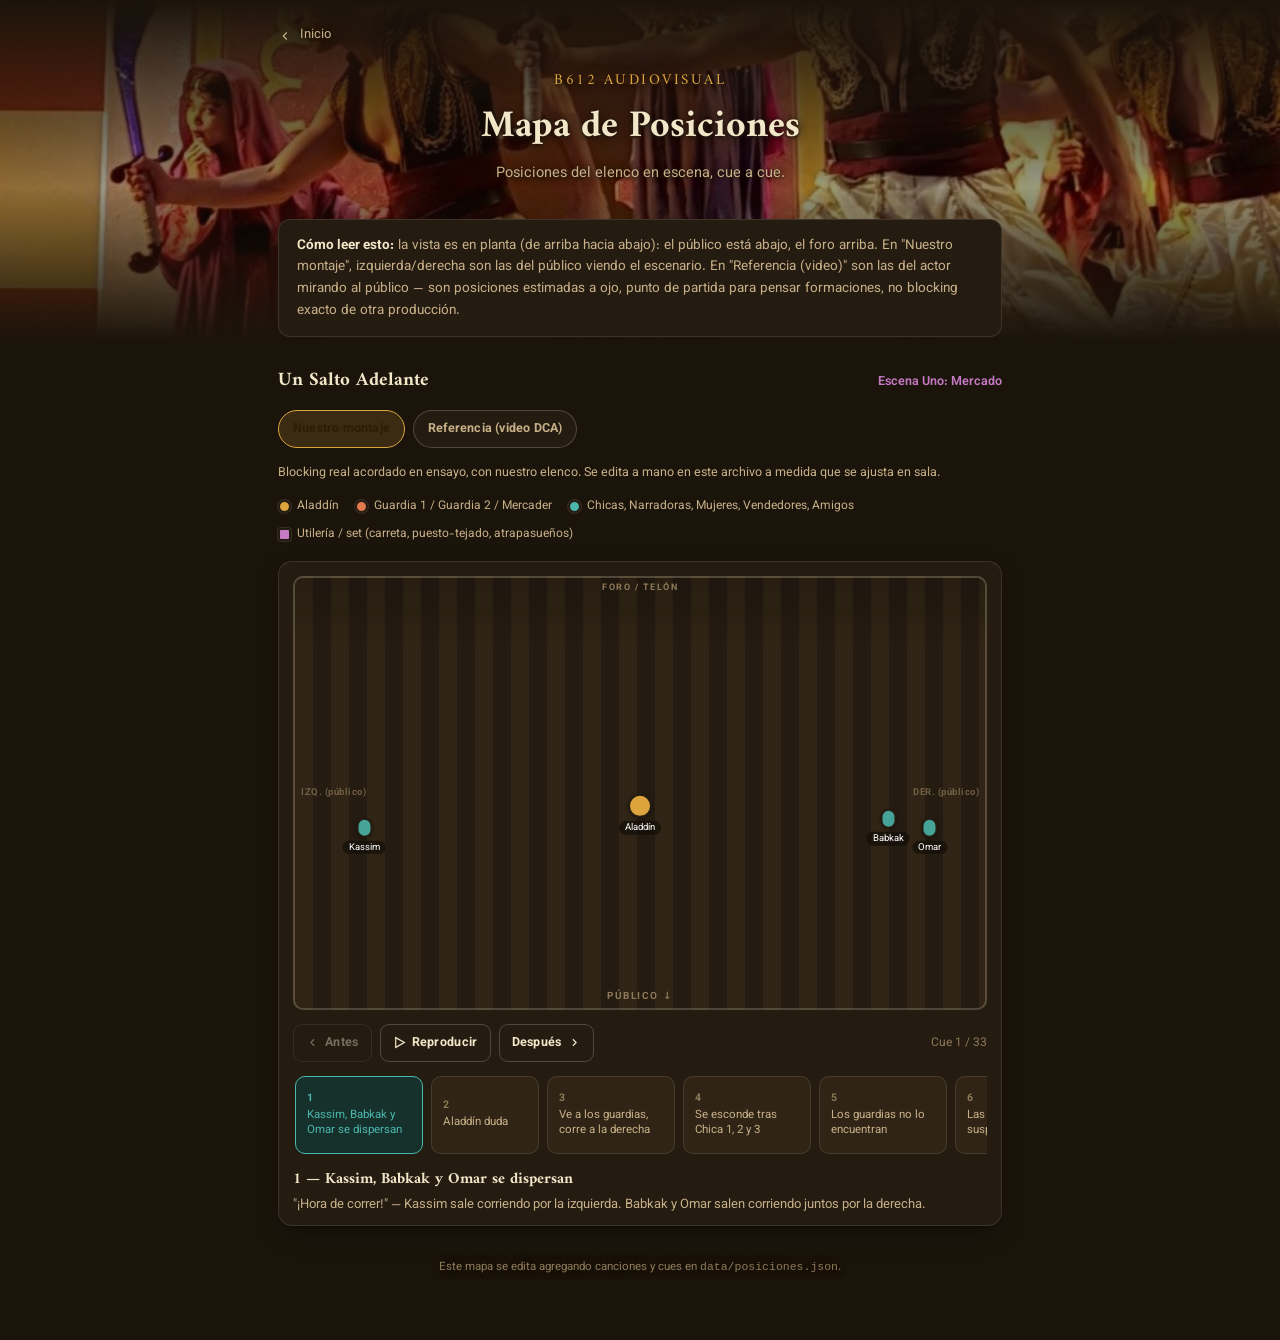
<file: posiciones.html>
<!DOCTYPE html>
<html lang="es" data-theme="dark">
<head>
<meta charset="UTF-8">
<meta name="viewport" content="width=device-width, initial-scale=1.0">
<title>Mapa de Posiciones — ALADDÍN</title>
<meta name="description" content="Mapa de posiciones del elenco en el teatro, por canción — B612 Audiovisual">
<meta property="og:type" content="website">
<meta property="og:url" content="https://aladdin.b612.org.pe/posiciones.html">
<meta property="og:title" content="Mapa de Posiciones — ALADDÍN">
<meta property="og:description" content="Mapa de posiciones del elenco en el teatro, por canción — B612 Audiovisual">
<meta property="og:image" content="https://aladdin.b612.org.pe/assets/img/guardias.jpg">
<meta name="twitter:card" content="summary_large_image">
<meta name="twitter:title" content="Mapa de Posiciones — ALADDÍN">
<meta name="twitter:description" content="Mapa de posiciones del elenco en el teatro, por canción — B612 Audiovisual">
<meta name="twitter:image" content="https://aladdin.b612.org.pe/assets/img/guardias.jpg">
<link rel="preconnect" href="https://fonts.googleapis.com">
<link rel="stylesheet" href="https://fonts.googleapis.com/css2?family=Amiri:ital,wght@0,400;0,700;1,400&family=Vazirmatn:wght@400;500;600;700&display=swap">
<link rel="stylesheet" href="assets/style.css">
<style>
  .song-head { display: flex; align-items: baseline; justify-content: space-between; gap: 10px; flex-wrap: wrap; margin: 30px 0 4px; }
  .song-head h2 { font-family: var(--font-display); font-size: 19px; color: var(--ink); }
  .song-head .scene { font-size: 12.5px; color: var(--violet); font-weight: 600; }

  /* ---- tabs de version ---- */
  .version-tabs { display: flex; gap: 8px; margin: 14px 0 16px; flex-wrap: wrap; }
  .version-tab {
    font-family: inherit; font-size: 12.5px; font-weight: 700; letter-spacing: 0.2px;
    border: 1px solid var(--border-strong); background: var(--surface); color: var(--ink-soft);
    padding: 8px 14px; border-radius: 999px; cursor: pointer;
  }
  .version-tab.active { background: var(--brass-soft); color: var(--brass-ink); border-color: var(--brass); }
  .version-desc { font-size: 12.5px; color: var(--ink-soft); line-height: 1.55; margin-bottom: 14px; }

  .ref-link { font-size: 12.5px; color: var(--ink-soft); text-decoration: none; display: inline-flex; align-items: center; gap: 5px; margin-bottom: 14px; }
  .ref-link:hover { color: var(--brass); }
  .ref-link svg { width: 13px; height: 13px; }

  /* ---- leyenda ---- */
  .legend { display: flex; flex-wrap: wrap; gap: 10px 16px; margin: 14px 0 18px; }
  .legend-item { display: flex; align-items: center; gap: 6px; font-size: 12px; color: var(--ink-soft); }
  .legend-dot { width: 13px; height: 13px; border-radius: 999px; flex: none; border: 2px solid var(--surface); box-shadow: 0 0 0 1px var(--border); }
  .legend-dot.aladdin { background: var(--brass); }
  .legend-dot.guard, .legend-dot.antagonista { background: var(--terracotta); }
  .legend-dot.crowd, .legend-dot.ensamble { background: var(--teal); }
  .legend-dot.prop { background: var(--violet); border-radius: 3px; }
  .legend-dot.extra { background: var(--ink-faint); }

  /* ---- escenario ---- */
  .stage-card { background: var(--surface); border: 1px solid var(--border); border-radius: 14px; box-shadow: var(--shadow); padding: 14px 14px 10px; }
  .stage-wrap {
    position: relative; width: 100%; aspect-ratio: 16 / 10; border-radius: 10px; overflow: hidden;
    border: 2px solid var(--border-strong);
    background:
      linear-gradient(to bottom, rgba(0,0,0,0.16) 0%, transparent 16%),
      repeating-linear-gradient(90deg, var(--surface-2) 0 18px, var(--surface) 18px 36px);
  }
  .stage-wrap::before {
    content: "FORO / TELÓN"; position: absolute; top: 4px; left: 50%; transform: translateX(-50%);
    font-size: 9px; letter-spacing: 1.5px; color: var(--ink-faint); font-weight: 700;
  }
  .stage-wrap::after {
    content: "PÚBLICO ↓"; position: absolute; bottom: 4px; left: 50%; transform: translateX(-50%);
    font-size: 10px; letter-spacing: 1.5px; color: var(--ink-faint); font-weight: 700;
  }
  .sr-sl {
    position: absolute; top: 50%; transform: translateY(-50%); font-size: 9.5px; font-weight: 700;
    letter-spacing: 0.5px; color: var(--ink-faint); opacity: 0.7; max-width: 70px; line-height: 1.2;
  }
  .sr-sl.sr { left: 6px; } .sr-sl.sl { right: 6px; text-align: right; }

  .marker {
    position: absolute; transform: translate(-50%, -50%);
    transition: left 550ms cubic-bezier(.4,0,.2,1), top 550ms cubic-bezier(.4,0,.2,1), width 550ms ease;
    display: flex; flex-direction: column; align-items: center; gap: 3px; z-index: 2;
  }
  .marker .dot {
    border-radius: 999px; box-shadow: 0 1px 3px rgba(0,0,0,0.35); border: 2px solid var(--surface);
    width: 16px; height: 16px;
  }
  .marker.aladdin .dot { background: var(--brass); width: 24px; height: 24px; z-index: 3; }
  .marker.guard .dot, .marker.antagonista .dot { background: var(--terracotta); width: 18px; height: 18px; }
  .marker.crowd .dot, .marker.ensamble .dot { background: var(--teal); opacity: 0.88; height: 20px; }
  .marker.prop .dot { background: var(--violet); border-radius: 5px; width: 20px; height: 14px; }
  .marker.extra .dot { background: var(--ink-faint); width: 15px; height: 15px; }
  .marker .tag {
    font-size: 9.5px; line-height: 1.2; background: rgba(20,14,6,0.72); color: #fff;
    padding: 1px 6px; border-radius: 999px; white-space: nowrap; max-width: 150px;
    overflow: hidden; text-overflow: ellipsis; pointer-events: none;
  }

  /* ---- controles de cue ---- */
  .cue-controls { display: flex; align-items: center; gap: 8px; margin: 14px 0 10px; }
  .cue-controls button {
    font-family: inherit; font-size: 12.5px; font-weight: 700; letter-spacing: 0.3px;
    border: 1px solid var(--border-strong); background: var(--surface); color: var(--ink);
    padding: 8px 12px; border-radius: 9px; cursor: pointer; display: inline-flex; align-items: center; gap: 6px;
  }
  .cue-controls button:hover:not(:disabled) { border-color: var(--brass); color: var(--brass); }
  .cue-controls button:disabled { opacity: 0.4; cursor: default; }
  .cue-controls button.play.active { background: var(--brass-soft); color: var(--brass-ink); border-color: var(--brass); }
  .cue-controls svg { width: 13px; height: 13px; }
  .cue-progress { font-size: 12px; color: var(--ink-faint); margin-left: auto; font-variant-numeric: tabular-nums; }

  .timeline { display: flex; gap: 8px; overflow-x: auto; padding: 4px 2px 10px; scrollbar-width: thin; }
  .timeline::-webkit-scrollbar { height: 5px; }
  .timeline::-webkit-scrollbar-thumb { background: var(--border-strong); border-radius: 999px; }
  .chip {
    flex: none; font-family: inherit; text-align: left; cursor: pointer;
    border: 1px solid var(--border); background: var(--surface-2); color: var(--ink-soft);
    padding: 7px 11px; border-radius: 10px; font-size: 11.5px; line-height: 1.35; min-width: 108px; max-width: 128px;
  }
  .chip .t { display: block; font-weight: 700; color: var(--ink-faint); font-variant-numeric: tabular-nums; font-size: 10.5px; margin-bottom: 2px; }
  .chip.active { background: var(--teal-soft); color: var(--teal); border-color: var(--teal); }
  .chip.active .t { color: var(--teal); }

  .cue-detail { margin-top: 4px; }
  .cue-detail h3 { font-family: var(--font-display); font-size: 15.5px; color: var(--ink); margin-bottom: 3px; }
  .cue-detail p { margin: 0; font-size: 13px; color: var(--ink-soft); line-height: 1.55; }
  .cue-detail .yt-jump[hidden] { display: none; }
  .cue-detail .yt-jump {
    display: inline-flex; align-items: center; gap: 5px; margin-top: 8px; font-size: 12px;
    color: var(--teal); text-decoration: none; font-weight: 600;
  }
  .cue-detail .yt-jump:hover { color: var(--brass); }
  .cue-detail .yt-jump svg { width: 12px; height: 12px; }

  .loading, .error { text-align: center; color: var(--ink-soft); padding: 40px 0; font-size: 14px; }
</style>
</head>
<body>
<div class="hero-bg" aria-hidden="true">
  <div class="hero-bg-img" style="background-image:url('assets/img/guardias.jpg')"></div>
</div>
<div class="shell">
  <a class="crumb" href="index.html">
    <svg viewBox="0 0 24 24" fill="none" stroke="currentColor" stroke-width="2"><path d="M15 18l-6-6 6-6"/></svg>
    Inicio
  </a>

  <header class="masthead">
    <div class="brand">B612 Audiovisual</div>
    <h1>Mapa de Posiciones</h1>
    <p class="sub">Posiciones del elenco en escena, cue a cue.</p>
  </header>

  <div class="note"><strong>Cómo leer esto:</strong> la vista es en planta (de arriba hacia abajo): el público está abajo, el foro arriba. En "Nuestro montaje", izquierda/derecha son las del público viendo el escenario. En "Referencia (video)" son las del actor mirando al público — son posiciones estimadas a ojo, punto de partida para pensar formaciones, no blocking exacto de otra producción.</div>

  <div id="content">
    <div class="loading">Cargando posiciones…</div>
  </div>

  <footer class="site">Este mapa se edita agregando canciones y cues en <code>data/posiciones.json</code>.</footer>
</div>

<script>
function ytJumpUrl(baseUrl, time) {
  const sep = baseUrl.includes("?") ? "&" : "?";
  return `${baseUrl}${sep}t=${Math.round(time)}s`;
}

function renderMarker(pos) {
  const el = document.createElement("div");
  el.className = `marker ${pos.type}`;
  el.style.left = pos.x + "%";
  el.style.top = pos.y + "%";

  const dot = document.createElement("div");
  dot.className = "dot";
  if (pos.spreadX) {
    dot.style.width = pos.spreadX + "%";
    dot.style.borderRadius = "999px";
  }
  el.appendChild(dot);

  const tag = document.createElement("div");
  tag.className = "tag";
  tag.textContent = pos.count ? `${pos.label} ×${pos.count}` : pos.label;
  el.appendChild(tag);

  return el;
}

function init(data) {
  const content = document.getElementById("content");
  content.innerHTML = "";

  const head = document.createElement("div");
  head.className = "song-head";
  head.innerHTML = `<h2>${data.song}</h2><span class="scene">${data.scene}</span>`;
  content.appendChild(head);

  const tabs = document.createElement("div");
  tabs.className = "version-tabs";
  data.versiones.forEach((v, i) => {
    const btn = document.createElement("button");
    btn.className = "version-tab" + (i === 0 ? " active" : "");
    btn.textContent = v.nombre;
    btn.addEventListener("click", () => {
      [...tabs.children].forEach(c => c.classList.remove("active"));
      btn.classList.add("active");
      renderVersion(v);
    });
    tabs.appendChild(btn);
  });
  content.appendChild(tabs);

  const versionArea = document.createElement("div");
  content.appendChild(versionArea);

  function renderVersion(version) {
    versionArea.innerHTML = "";

    if (version.descripcion) {
      const desc = document.createElement("div");
      desc.className = "version-desc";
      desc.textContent = version.descripcion;
      versionArea.appendChild(desc);
    }

    if (version.videoUrl) {
      const refLink = document.createElement("a");
      refLink.className = "ref-link";
      refLink.href = version.videoUrl;
      refLink.target = "_blank";
      refLink.rel = "noopener";
      refLink.innerHTML = `<svg viewBox="0 0 24 24" fill="none" stroke="currentColor" stroke-width="1.8"><path d="M23 7l-7 5 7 5V7z"/><rect x="1" y="5" width="15" height="14" rx="2"/></svg> ${version.videoTitulo || "Ver video"} ↗`;
      versionArea.appendChild(refLink);
    }

    const legend = document.createElement("div");
    legend.className = "legend";
    legend.innerHTML = version.leyenda.map(l =>
      `<div class="legend-item"><span class="legend-dot ${l.type}"></span>${l.label}</div>`
    ).join("");
    versionArea.appendChild(legend);

    const orientacion = version.orientacion || { izq: "IZQ.", der: "DER." };

    const stageCard = document.createElement("div");
    stageCard.className = "stage-card";
    stageCard.innerHTML = `
      <div class="stage-wrap" id="stageWrap">
        <span class="sr-sl sr">${orientacion.izq}</span>
        <span class="sr-sl sl">${orientacion.der}</span>
      </div>
      <div class="cue-controls">
        <button id="prevBtn" title="Cue anterior">
          <svg viewBox="0 0 24 24" fill="none" stroke="currentColor" stroke-width="2.2"><path d="M15 18l-6-6 6-6"/></svg> Antes
        </button>
        <button id="playBtn" class="play" title="Reproducir automáticamente">
          <svg viewBox="0 0 24 24" fill="none" stroke="currentColor" stroke-width="2.2"><path d="M5 3l16 9-16 9V3z"/></svg> Reproducir
        </button>
        <button id="nextBtn" title="Cue siguiente">
          Después <svg viewBox="0 0 24 24" fill="none" stroke="currentColor" stroke-width="2.2"><path d="M9 18l6-6-6-6"/></svg>
        </button>
        <span class="cue-progress" id="cueProgress"></span>
      </div>
      <div class="timeline" id="timeline"></div>
      <div class="cue-detail">
        <h3 id="cueLabel"></h3>
        <p id="cueDesc"></p>
        <a class="yt-jump" id="cueYtLink" target="_blank" rel="noopener" hidden>
          <svg viewBox="0 0 24 24" fill="none" stroke="currentColor" stroke-width="2"><path d="M23 7l-7 5 7 5V7z"/><rect x="1" y="5" width="15" height="14" rx="2"/></svg>
          Ver este momento en el video ↗
        </a>
      </div>
    `;
    versionArea.appendChild(stageCard);

    const stageWrap = stageCard.querySelector("#stageWrap");
    const timeline = stageCard.querySelector("#timeline");
    const cueLabel = stageCard.querySelector("#cueLabel");
    const cueDesc = stageCard.querySelector("#cueDesc");
    const cueYtLink = stageCard.querySelector("#cueYtLink");
    const cueProgress = stageCard.querySelector("#cueProgress");
    const prevBtn = stageCard.querySelector("#prevBtn");
    const nextBtn = stageCard.querySelector("#nextBtn");
    const playBtn = stageCard.querySelector("#playBtn");

    let current = 0;
    let playTimer = null;

    version.cues.forEach((cue, i) => {
      const chip = document.createElement("button");
      chip.className = "chip";
      chip.innerHTML = `<span class="t">${cue.tag}</span>${cue.label}`;
      chip.addEventListener("click", () => selectCue(i));
      timeline.appendChild(chip);
    });

    function selectCue(i) {
      current = i;
      const cue = version.cues[i];

      stageWrap.querySelectorAll(".marker").forEach(m => m.remove());
      cue.positions.forEach(pos => stageWrap.appendChild(renderMarker(pos)));

      [...timeline.children].forEach((chip, idx) => chip.classList.toggle("active", idx === i));
      timeline.children[i].scrollIntoView({ behavior: "smooth", inline: "center", block: "nearest" });

      cueLabel.textContent = `${cue.tag} — ${cue.label}`;
      cueDesc.textContent = cue.desc || "";

      if (version.videoUrl && typeof cue.time === "number") {
        cueYtLink.href = ytJumpUrl(version.videoUrl, cue.time);
        cueYtLink.hidden = false;
      } else {
        cueYtLink.hidden = true;
      }

      prevBtn.disabled = i === 0;
      nextBtn.disabled = i === version.cues.length - 1;
      cueProgress.textContent = `Cue ${i + 1} / ${version.cues.length}`;
    }

    prevBtn.addEventListener("click", () => selectCue(Math.max(0, current - 1)));
    nextBtn.addEventListener("click", () => selectCue(Math.min(version.cues.length - 1, current + 1)));

    playBtn.addEventListener("click", () => {
      if (playTimer) {
        clearInterval(playTimer);
        playTimer = null;
        playBtn.classList.remove("active");
        return;
      }
      playBtn.classList.add("active");
      playTimer = setInterval(() => {
        if (current >= version.cues.length - 1) {
          clearInterval(playTimer);
          playTimer = null;
          playBtn.classList.remove("active");
          return;
        }
        selectCue(current + 1);
      }, 1600);
    });

    selectCue(0);
  }

  renderVersion(data.versiones[0]);
}

fetch("data/posiciones.json")
  .then(r => { if (!r.ok) throw new Error("HTTP " + r.status); return r.json(); })
  .then(init)
  .catch(err => {
    document.getElementById("content").innerHTML = `<div class="error">No se pudieron cargar las posiciones (${err.message}).<br>Si estás probando esto localmente, ábrelo desde un servidor (no directamente como archivo).</div>`;
  });
</script>
</body>
</html>
</file>
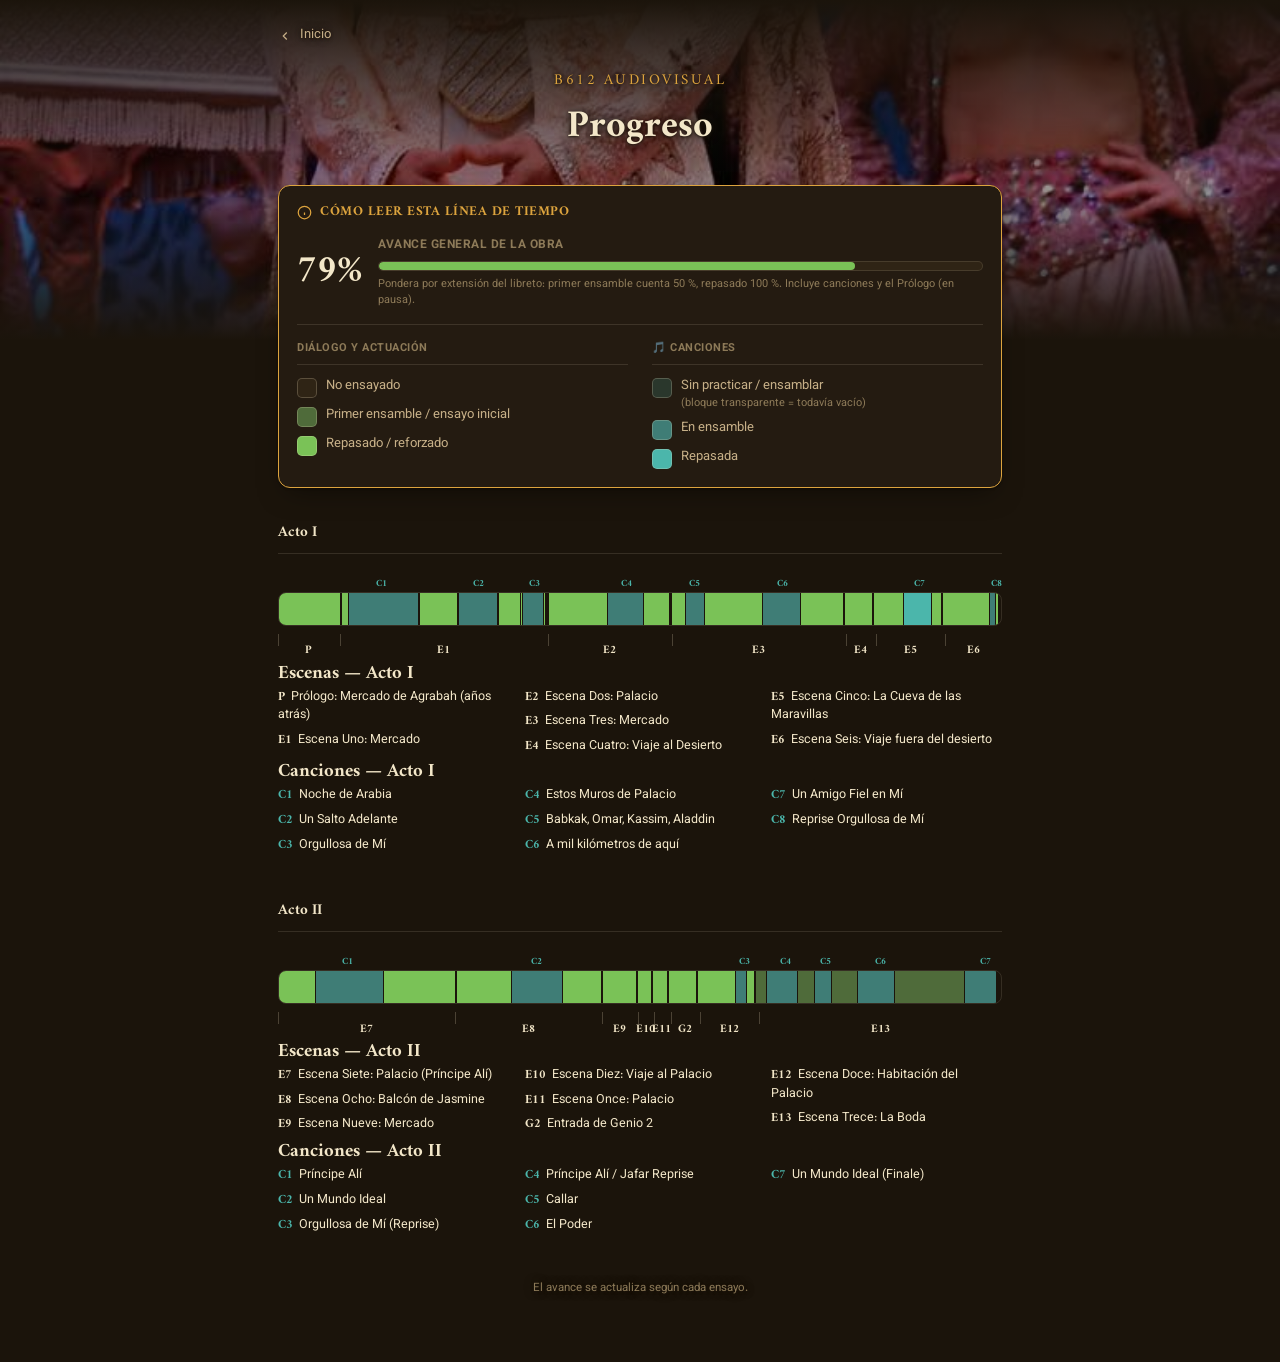
<file: progreso.html>
<!DOCTYPE html>
<html lang="es" data-theme="dark">
<head>
<meta charset="UTF-8">
<meta name="viewport" content="width=device-width, initial-scale=1.0">
<title>Progreso — ALADDÍN</title>
<meta name="description" content="Progreso de ensayos del musical ALADDÍN, escena por escena — B612 Audiovisual">
<meta property="og:type" content="website">
<meta property="og:url" content="https://aladdin.b612.org.pe/progreso.html">
<meta property="og:title" content="Progreso — ALADDÍN">
<meta property="og:description" content="Progreso de ensayos del musical ALADDÍN, escena por escena — B612 Audiovisual">
<meta property="og:image" content="https://aladdin.b612.org.pe/assets/img/principe-ali.jpg">
<meta name="twitter:card" content="summary_large_image">
<meta name="twitter:title" content="Progreso — ALADDÍN">
<meta name="twitter:description" content="Progreso de ensayos del musical ALADDÍN, escena por escena — B612 Audiovisual">
<meta name="twitter:image" content="https://aladdin.b612.org.pe/assets/img/principe-ali.jpg">
<link rel="preconnect" href="https://fonts.googleapis.com">
<link rel="stylesheet" href="https://fonts.googleapis.com/css2?family=Amiri:ital,wght@0,400;0,700;1,400&family=Vazirmatn:wght@400;500;600;700&display=swap">
<link rel="stylesheet" href="assets/style.css">
<style>
  :root {
    --prog-0: var(--surface-2);
    --prog-1: #a8c98a;
    --prog-2: #4f8f3f;
    --song-0: rgba(13,89,85,0.16);
    --song-1: #5fa39d;
    --song-2: var(--teal);
  }
  @media (prefers-color-scheme: dark) {
    :root:not([data-theme="light"]) {
      --prog-1: #4f6b3a; --prog-2: #7ac257;
      --song-0: rgba(75,182,171,0.18); --song-1: #3f7d76; --song-2: var(--teal);
    }
  }
  :root[data-theme="dark"] {
    --prog-1: #4f6b3a; --prog-2: #7ac257;
    --song-0: rgba(75,182,171,0.18); --song-1: #3f7d76; --song-2: var(--teal);
  }

  .act-block { margin-bottom: 46px; }
  .act-title { font-size: 15px; margin-bottom: 20px; }

  .timeline-wrap { position: relative; padding-top: 18px; padding-bottom: 34px; }

  .bar {
    display: flex; width: 100%; height: 34px; border-radius: 8px; overflow: hidden;
    border: 1px solid var(--border);
  }
  .scene-block { display: flex; height: 100%; }
  .scene-block + .scene-block { border-left: 2px solid var(--bg); }
  .seg { height: 100%; background: var(--prog-0); }
  .seg.s1 { background: var(--prog-1); }
  .seg.s2 { background: var(--prog-2); }
  .seg.song.s0 { background: var(--song-0); }
  .seg.song.s1 { background: var(--song-1); }
  .seg.song.s2 { background: var(--song-2); }
  .seg + .seg { border-left: 1px solid var(--bg); }

  .tick { position: absolute; bottom: 14px; width: 1px; height: 12px; background: var(--border-strong); }
  .tick-label {
    position: absolute; top: 0; transform: translateX(-50%);
    font-family: var(--font-display); font-size: 10.5px; font-weight: 700; color: var(--ink-faint);
  }
  .scene-label {
    position: absolute; bottom: 0; transform: translateX(-50%);
    font-family: var(--font-display); font-size: 11.5px; font-weight: 700; color: var(--ink);
  }
  .song-label { color: var(--song-2); top: 3px; font-size: 9.5px; }

  .legend h3 { font-size: 13px; margin: 22px 0 10px; color: var(--ink-soft); }
  .legend-grid { columns: 220px; column-gap: 16px; font-size: 12.5px; }
  .legend-grid > div { break-inside: avoid; -webkit-column-break-inside: avoid; margin-bottom: 6px; }
  .legend-grid .code { font-family: var(--font-display); font-weight: 700; color: var(--ink); margin-right: 6px; }
  .legend-grid.songs .code { color: var(--teal); }

  .legend-key {
    background: var(--surface); border: 1.5px solid var(--brass); border-radius: 12px;
    box-shadow: var(--shadow); padding: 16px 18px 14px; margin: 22px 0 30px;
  }
  .legend-key-title {
    display: flex; align-items: center; gap: 8px;
    font-family: var(--font-display); font-size: 13.5px; font-weight: 700;
    color: var(--brass); text-transform: uppercase; letter-spacing: 0.5px; margin: 0 0 14px;
  }
  .legend-key-title svg { width: 15px; height: 15px; flex-shrink: 0; }
  .overall { display: flex; align-items: center; gap: 16px; margin: 0 0 16px; padding-bottom: 16px; border-bottom: 1px solid var(--border); }
  .overall-pct { font-family: var(--font-display); font-size: 38px; font-weight: 700; line-height: 1; color: var(--ink); font-variant-numeric: tabular-nums; }
  .overall-body { flex: 1; min-width: 0; }
  .overall-label { font-size: 12px; font-weight: 700; text-transform: uppercase; letter-spacing: 0.5px; color: var(--ink-faint); margin-bottom: 7px; }
  .overall-track { height: 10px; border-radius: 999px; background: var(--prog-0); border: 1px solid var(--border); overflow: hidden; }
  .overall-fill { height: 100%; width: 0; background: var(--prog-2); border-radius: 999px; transition: width 0.4s ease; }
  .overall-hint { font-size: 11px; color: var(--ink-faint); margin-top: 6px; line-height: 1.4; }
  .legend-key-cols { display: grid; grid-template-columns: 1fr 1fr; gap: 16px 24px; }
  @media (max-width: 520px) { .legend-key-cols { grid-template-columns: 1fr; } }
  .legend-key-heading {
    font-size: 11px; font-weight: 700; text-transform: uppercase; letter-spacing: 0.5px;
    color: var(--ink-faint); margin-bottom: 8px; padding-bottom: 6px; border-bottom: 1px solid var(--border);
  }
  .legend-key-row {
    display: flex; align-items: flex-start; gap: 9px; font-size: 13px; color: var(--ink-soft);
    padding: 4px 0; line-height: 1.4;
  }
  .legend-key-row .swatch {
    width: 20px; height: 20px; border-radius: 5px; flex-shrink: 0; margin-top: 1px;
    border: 1px solid var(--border-strong);
  }
  .legend-key-row .hint { display: block; font-size: 11px; color: var(--ink-faint); margin-top: 1px; }

  .loading, .error { text-align: center; color: var(--ink-soft); padding: 40px 0; font-size: 14px; }
</style>
</head>
<body>
<div class="hero-bg" aria-hidden="true">
  <div class="hero-bg-img" style="background-image:url('assets/img/principe-ali.jpg')"></div>
</div>
<div class="shell">
  <a class="crumb" href="index.html">
    <svg viewBox="0 0 24 24" fill="none" stroke="currentColor" stroke-width="2"><path d="M15 18l-6-6 6-6"/></svg>
    Inicio
  </a>

  <header class="masthead">
    <div class="brand">B612 Audiovisual</div>
    <h1>Progreso</h1>
  </header>

  <div class="legend-key">
    <div class="legend-key-title">
      <svg viewBox="0 0 24 24" fill="none" stroke="currentColor" stroke-width="2"><circle cx="12" cy="12" r="10"/><path d="M12 16v-4M12 8h.01"/></svg>
      Cómo leer esta línea de tiempo
    </div>
    <div class="overall" id="overall" hidden>
      <div class="overall-pct" id="overallPct">0%</div>
      <div class="overall-body">
        <div class="overall-label">Avance general de la obra</div>
        <div class="overall-track"><div class="overall-fill" id="overallFill"></div></div>
        <div class="overall-hint">Pondera por extensión del libreto: primer ensamble cuenta 50 %, repasado 100 %. Incluye canciones y el Prólogo (en pausa).</div>
      </div>
    </div>
    <div class="legend-key-cols">
      <div>
        <div class="legend-key-heading">Diálogo y actuación</div>
        <div class="legend-key-row"><span class="swatch" style="background:var(--prog-0)"></span> No ensayado</div>
        <div class="legend-key-row"><span class="swatch" style="background:var(--prog-1)"></span> Primer ensamble / ensayo inicial</div>
        <div class="legend-key-row"><span class="swatch" style="background:var(--prog-2)"></span> Repasado / reforzado</div>
      </div>
      <div>
        <div class="legend-key-heading">🎵 Canciones</div>
        <div class="legend-key-row"><span class="swatch" style="background:var(--song-0)"></span> <span>Sin practicar / ensamblar<span class="hint">(bloque transparente = todavía vacío)</span></span></div>
        <div class="legend-key-row"><span class="swatch" style="background:var(--song-1)"></span> En ensamble</div>
        <div class="legend-key-row"><span class="swatch" style="background:var(--song-2)"></span> Repasada</div>
      </div>
    </div>
  </div>

  <div id="acts">
    <div class="loading">Cargando progreso…</div>
  </div>

  <footer class="site">El avance se actualiza según cada ensayo.</footer>
</div>

<script>
const STATUS_LABEL = ["No ensayado", "Primer ensamble", "Repasado / reforzado"];

function songBlocks(scene) {
  const out = [];
  (scene.songs || []).forEach(song => {
    if (!song.lines) return;
    if (song.segments) {
      song.segments.forEach(sub => out.push({
        from: sub.from, to: sub.to, status: sub.status, type: "song",
        label: song.title + (sub.label ? " — " + sub.label : "")
      }));
    } else {
      out.push({ from: song.lines[0], to: song.lines[1], status: song.status || 0, type: "song",
        label: song.title + (song.note ? " — " + song.note : "") });
    }
  });
  return out.sort((a, b) => a.from - b.from);
}

// Merges the scene's spoken segments with its songs' own ranges into one
// ordered, non-overlapping block list, so songs render as their own
// (teal-scale) block inside the same bar instead of a separate row.
function buildBlocks(scene) {
  let blocks = scene.segments
    ? scene.segments.map(s => ({ from: s.from, to: s.to, status: s.status, label: s.label, type: "spoken" }))
    : [{ from: scene.lines[0], to: scene.lines[1], status: scene.status || 0, label: scene.title, type: "spoken" }];

  const songs = songBlocks(scene);
  songs.forEach(song => {
    const next = [];
    blocks.forEach(b => {
      if (song.to <= b.from || song.from >= b.to) { next.push(b); return; }
      if (b.from < song.from) next.push({ ...b, to: song.from });
      if (b.to > song.to) next.push({ ...b, from: song.to });
    });
    blocks = next;
  });

  return blocks.concat(songs).sort((a, b) => a.from - b.from);
}

function renderAct(act, container) {
  const start = act.scenes[0].lines[0];
  const end = act.scenes[act.scenes.length - 1].lines[1];
  const total = end - start;
  const pct = line => ((line - start) / total) * 100;

  const block = document.createElement("div");
  block.className = "act-block";

  const title = document.createElement("h2");
  title.className = "act-title section-title";
  title.textContent = act.name;
  block.appendChild(title);

  const wrap = document.createElement("div");
  wrap.className = "timeline-wrap";

  const bar = document.createElement("div");
  bar.className = "bar";

  const codeLegend = [];
  const songLegend = [];

  act.scenes.forEach(scene => {
    const sceneWidthPct = ((scene.lines[1] - scene.lines[0]) / total) * 100;
    const sceneEl = document.createElement("div");
    sceneEl.className = "scene-block";
    sceneEl.style.width = sceneWidthPct + "%";
    sceneEl.title = scene.title + (scene.note ? " — " + scene.note : "");

    const blocks = buildBlocks(scene);
    const sceneLen = scene.lines[1] - scene.lines[0];
    blocks.forEach(seg => {
      const segEl = document.createElement("div");
      segEl.className = "seg " + (seg.type === "song" ? "song " : "") + "s" + seg.status;
      segEl.style.width = (((seg.to - seg.from) / sceneLen) * 100) + "%";
      segEl.title = (seg.type === "song" ? "🎵 " : "") + (seg.label || scene.title) + " — " + STATUS_LABEL[seg.status];
      sceneEl.appendChild(segEl);
    });

    bar.appendChild(sceneEl);
    codeLegend.push({ code: scene.code, title: scene.title });

    const midLine = (scene.lines[0] + scene.lines[1]) / 2;
    const label = document.createElement("div");
    label.className = "scene-label";
    label.style.left = pct(midLine) + "%";
    label.textContent = scene.code;
    wrap.appendChild(label);

    const boundaryTick = document.createElement("div");
    boundaryTick.className = "tick";
    boundaryTick.style.left = pct(scene.lines[0]) + "%";
    wrap.appendChild(boundaryTick);

    (scene.songs || []).forEach(song => {
      const songMid = song.lines ? (song.lines[0] + song.lines[1]) / 2 : song.line;

      const l = document.createElement("div");
      l.className = "tick-label song-label";
      l.style.left = pct(songMid) + "%";
      l.textContent = song.code;
      l.title = song.title;
      wrap.appendChild(l);

      songLegend.push({ code: song.code, title: song.title });
    });
  });

  wrap.prepend(bar);
  block.appendChild(wrap);

  const legendGrid = document.createElement("div");
  legendGrid.className = "legend-grid";
  legendGrid.innerHTML = codeLegend.map(c => `<div><span class="code">${c.code}</span>${c.title}</div>`).join("");
  const legendTitle = document.createElement("h3");
  legendTitle.textContent = `Escenas — ${act.name}`;
  block.appendChild(legendTitle);
  block.appendChild(legendGrid);

  if (songLegend.length) {
    const songGrid = document.createElement("div");
    songGrid.className = "legend-grid songs";
    songGrid.innerHTML = songLegend.map(c => `<div><span class="code">${c.code}</span>${c.title}</div>`).join("");
    const songTitle = document.createElement("h3");
    songTitle.textContent = `Canciones — ${act.name}`;
    block.appendChild(songTitle);
    block.appendChild(songGrid);
  }

  container.appendChild(block);
}

fetch("data/progreso.json")
  .then(r => { if (!r.ok) throw new Error("HTTP " + r.status); return r.json(); })
  .then(data => {
    const container = document.getElementById("acts");
    container.innerHTML = "";
    data.acts.forEach(act => renderAct(act, container));
    let done = 0, total = 0;
    data.acts.forEach(act => act.scenes.forEach(scene => buildBlocks(scene).forEach(b => {
      const len = b.to - b.from;
      total += len;
      done += len * [0, 0.5, 1][b.status || 0];
    })));
    const pct = total ? Math.round((done / total) * 100) : 0;
    document.getElementById("overallPct").textContent = pct + "%";
    document.getElementById("overallFill").style.width = pct + "%";
    document.getElementById("overall").hidden = false;
  })
  .catch(err => {
    document.getElementById("acts").innerHTML = `<div class="error">No se pudo cargar el progreso (${err.message}).<br>Si estás probando esto localmente, ábrelo desde un servidor (no directamente como archivo).</div>`;
  });
</script>
</body>
</html>
</file>
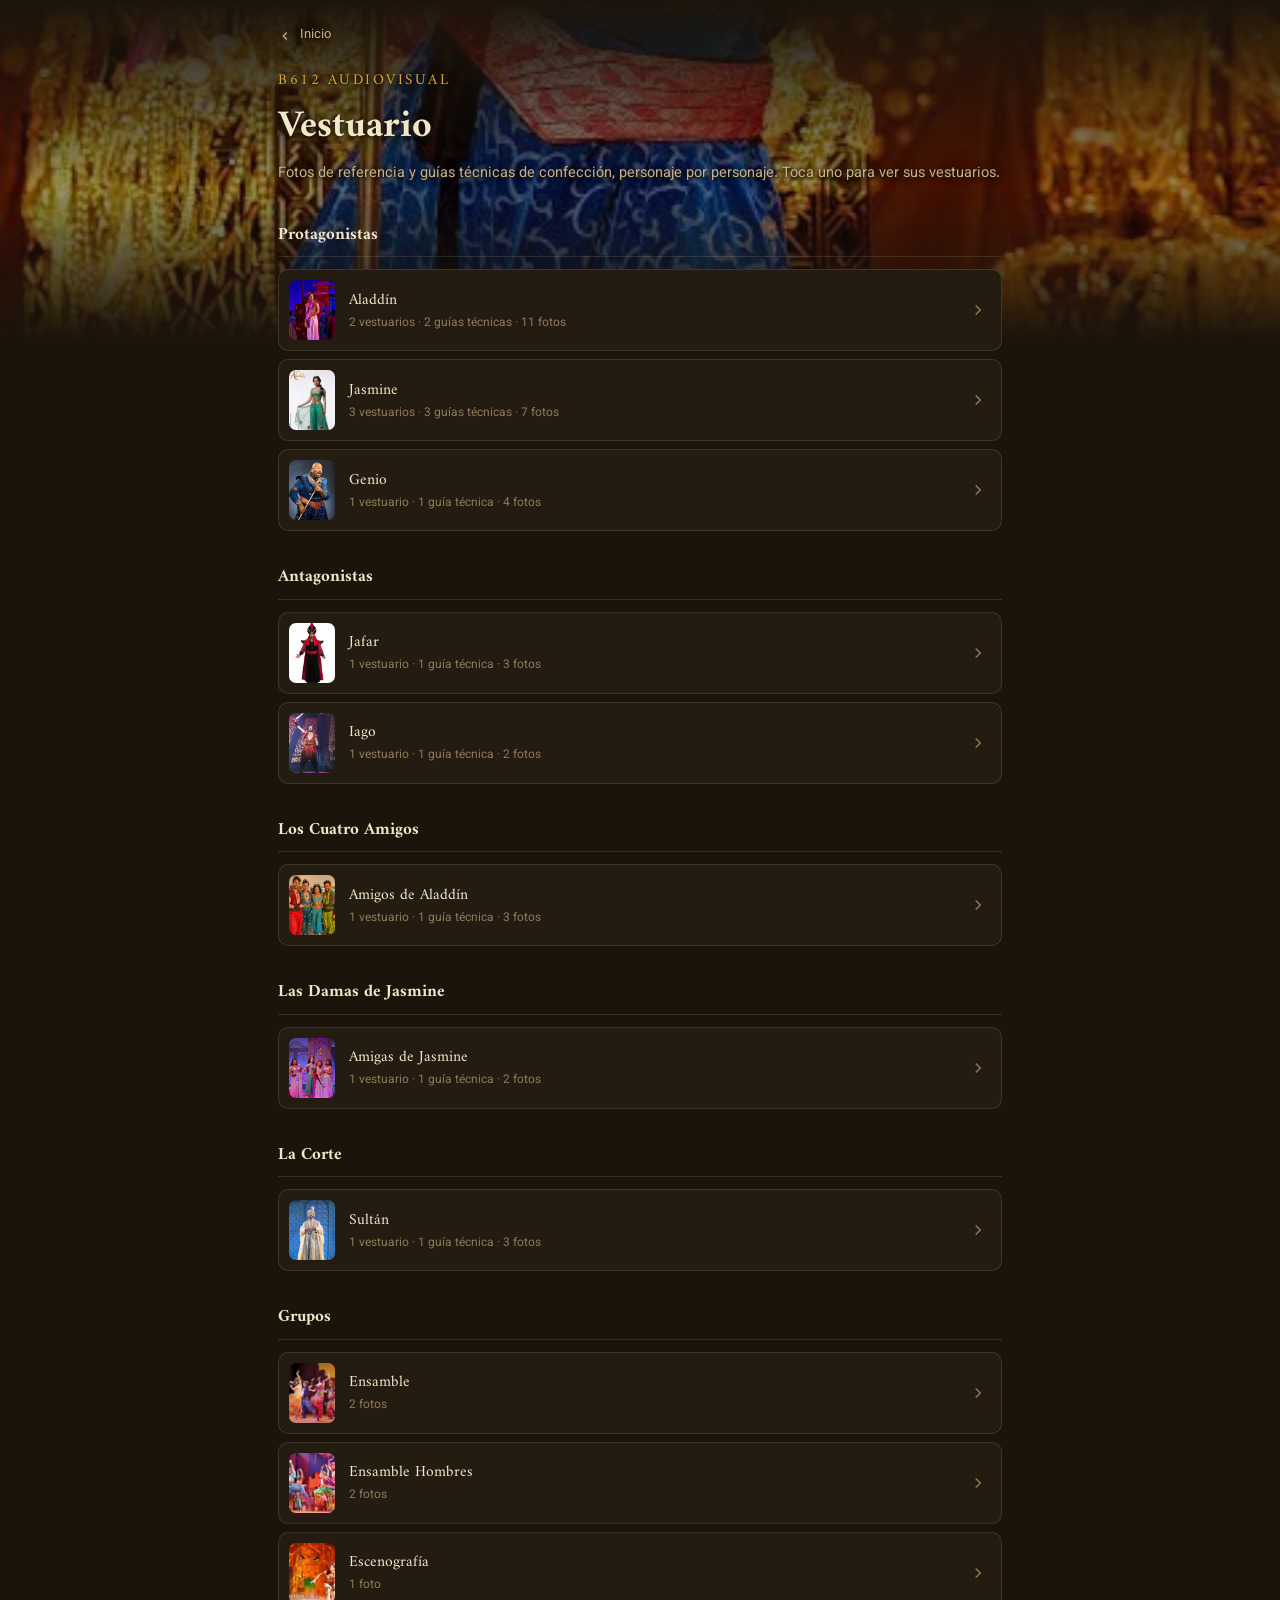
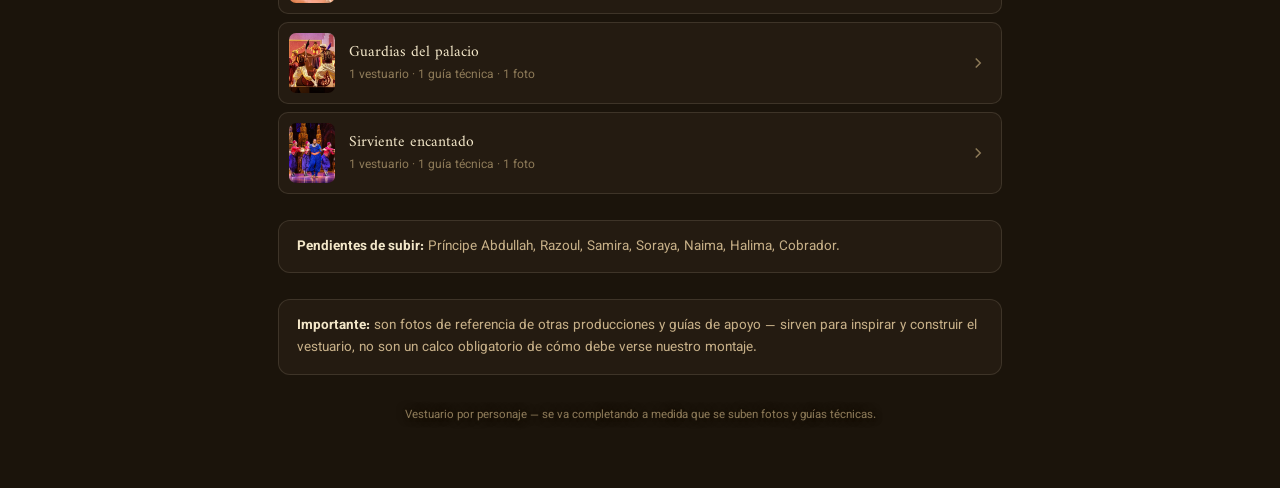
<file: vestuarios.html>
<!DOCTYPE html>
<html lang="es" data-theme="dark">
<head>
<meta charset="UTF-8">
<meta name="viewport" content="width=device-width, initial-scale=1.0">
<title>Vestuario — ALADDÍN</title>
<meta name="description" content="Vestuario del musical ALADDÍN por personaje: fotos de referencia y guías técnicas de confección — B612 Audiovisual">
<meta property="og:type" content="website">
<meta property="og:url" content="https://aladdin.b612.org.pe/vestuarios.html">
<meta property="og:title" content="Vestuario — ALADDÍN">
<meta property="og:description" content="Vestuario del musical ALADDÍN por personaje: fotos de referencia y guías técnicas de confección — B612 Audiovisual">
<meta property="og:image" content="https://aladdin.b612.org.pe/assets/img/genio-vestuario.jpg">
<meta name="twitter:card" content="summary_large_image">
<meta name="twitter:title" content="Vestuario — ALADDÍN">
<meta name="twitter:description" content="Vestuario del musical ALADDÍN por personaje: fotos de referencia y guías técnicas de confección — B612 Audiovisual">
<meta name="twitter:image" content="https://aladdin.b612.org.pe/assets/img/genio-vestuario.jpg">
<link rel="preconnect" href="https://fonts.googleapis.com">
<link rel="stylesheet" href="https://fonts.googleapis.com/css2?family=Amiri:ital,wght@0,400;0,700;1,400&family=Vazirmatn:wght@400;500;600;700&display=swap">
<link rel="stylesheet" href="assets/style.css">
<style>
  /* ---------- Índice por personaje ---------- */
  .vest-row {
    display: flex; align-items: center; gap: 14px;
    background: var(--surface); border: 1px solid var(--border); border-radius: 10px;
    padding: 10px 14px 10px 10px; margin-bottom: 8px; text-decoration: none; color: inherit;
    transition: transform 120ms ease, border-color 120ms ease;
  }
  .vest-row:hover { border-color: var(--border-strong); }
  .vest-row:active { transform: scale(0.99); }
  .vest-row .thumb {
    width: 46px; height: 60px; flex-shrink: 0; border-radius: 7px; object-fit: cover;
    object-position: center 18%; background: var(--surface-2, var(--brass-soft));
  }
  .vest-row .txt { flex: 1; min-width: 0; }
  .vest-row .nombre { display: block; font-family: var(--font-display); font-size: 15.5px; color: var(--ink); }
  .vest-row .meta { display: block; font-size: 12px; color: var(--ink-faint); margin-top: 2px; }
  .vest-row .chev { color: var(--ink-faint); flex-shrink: 0; }

  /* ---------- Ficha de personaje ---------- */
  .ficha-header { margin-bottom: 18px; }
  .ficha-header h1 { font-size: clamp(24px, 6vw, 32px); margin-top: 4px; }
  .ficha-header .pill { margin-top: 10px; }
  .ficha-link {
    display: inline-flex; align-items: center; gap: 6px; margin-top: 12px;
    font-size: 13px; color: var(--teal); text-decoration: none; font-weight: 600;
  }
  .ficha-link:hover { text-decoration: underline; }

  .chips { display: flex; flex-wrap: wrap; gap: 8px; margin: 0 0 6px; }
  .chip {
    font: inherit; font-size: 13px; cursor: pointer; padding: 7px 14px; border-radius: 999px;
    border: 1px solid var(--border-strong); background: var(--surface); color: var(--ink);
  }
  .chip:hover { border-color: var(--brass); }
  .chip b { color: var(--brass); margin-right: 4px; }

  .vestuario { margin-top: 30px; scroll-margin-top: 16px; }
  .vestuario .eyebrow { color: var(--brass); }
  .vestuario h2 { font-size: clamp(21px, 5vw, 26px); color: var(--ink); margin: 2px 0 10px; }
  .vestuario .resumen { margin: 0 0 14px; font-size: 15px; line-height: 1.6; color: var(--ink); }
  .v-field { margin: 0 0 16px; }
  .v-field h3 {
    font-size: 12px; font-weight: 700; text-transform: uppercase; letter-spacing: 0.8px;
    color: var(--teal); margin-bottom: 4px;
  }
  .v-field p { margin: 0; font-size: 14.5px; line-height: 1.6; color: var(--ink); }

  .sub-label {
    font-size: 12px; font-weight: 700; text-transform: uppercase; letter-spacing: 0.8px;
    color: var(--ink-soft); margin: 20px 0 8px;
  }

  .photo-grid { display: grid; grid-template-columns: repeat(auto-fill, minmax(150px, 1fr)); gap: 14px 10px; align-items: start; }
  .fig { margin: 0; }
  .fig figcaption { margin-top: 6px; font-size: 12px; line-height: 1.4; color: var(--ink-soft); }
  .photo {
    position: relative; display: block; width: 100%; padding: 0; border: none; cursor: zoom-in;
    border-radius: 12px; overflow: hidden; background: var(--surface);
    aspect-ratio: 3 / 4; box-shadow: var(--shadow);
  }
  .photo img {
    position: absolute; inset: 0; width: 100%; height: 100%; object-fit: cover; object-position: center 20%;
    transition: transform 200ms ease;
  }
  .photo:hover img { transform: scale(1.04); }

  .guia {
    position: relative; display: block; width: 100%; padding: 0; border: 1px solid var(--border);
    border-radius: 12px; overflow: hidden; cursor: zoom-in; background: var(--surface);
    box-shadow: var(--shadow);
  }
  .guia img { display: block; width: 100%; height: auto; }
  .guia .hint {
    position: absolute; right: 10px; bottom: 10px; display: inline-flex; align-items: center; gap: 6px;
    padding: 6px 11px; border-radius: 999px; font-size: 12px; font-weight: 600;
    background: rgba(20, 14, 6, 0.82); color: #f3e7c9; text-shadow: none;
  }

  /* ---------- Navegación entre fichas (igual que personajes.html) ---------- */
  .ficha-nav { display: flex; align-items: stretch; gap: 10px; margin: 10px 0 22px; }
  .ficha-nav .nav-link {
    flex: 1; display: flex; flex-direction: column; gap: 2px;
    background: var(--surface); border: 1px solid var(--border); border-radius: 10px;
    padding: 10px 14px; text-decoration: none; color: inherit; min-width: 0;
  }
  .ficha-nav .nav-link:hover { border-color: var(--border-strong); }
  .ficha-nav .nav-link.prev { text-align: left; }
  .ficha-nav .nav-link.next { text-align: right; }
  .ficha-nav .nav-link .lbl {
    font-size: 11px; font-weight: 700; text-transform: uppercase; letter-spacing: 0.5px; color: var(--ink-faint);
  }
  .ficha-nav .nav-link .ttl {
    font-family: var(--font-display); font-size: 14px; color: var(--ink);
    overflow: hidden; text-overflow: ellipsis; white-space: nowrap;
  }
  .ficha-nav .nav-link.index {
    flex: 0 0 auto; align-items: center; justify-content: center; flex-direction: row; gap: 6px;
  }
  .ficha-nav .nav-link.index svg { width: 16px; height: 16px; flex-shrink: 0; }
  .ficha-nav.bottom { margin-top: 30px; margin-bottom: 0; }
  @media (max-width: 480px) {
    .ficha-nav { flex-wrap: wrap; }
    .ficha-nav .nav-link.prev, .ficha-nav .nav-link.next { flex: 1 1 100%; }
    .ficha-nav .nav-link.index { flex: 1 1 100%; order: -1; }
  }

  .loading, .error { text-align: center; color: var(--ink-soft); padding: 40px 0; font-size: 14px; }

  /* ---------- Visor ampliado ---------- */
  #lightbox {
    position: fixed; inset: 0; z-index: 60; display: flex; flex-direction: column;
    background: rgba(10, 7, 3, 0.97);
  }
  #lightbox[hidden] { display: none; }
  #lb-scroll {
    flex: 1; min-height: 0; overflow: auto; display: flex; padding: 58px 14px 8px;
    -webkit-overflow-scrolling: touch;
  }
  #lb-img {
    margin: auto; flex: none; max-width: 100%; max-height: calc(100dvh - 150px);
    border-radius: 8px; box-shadow: 0 20px 60px -10px rgba(0,0,0,0.6); cursor: zoom-in;
  }
  #lb-img.zoomed { max-width: none; max-height: none; width: auto; cursor: zoom-out; }
  #lightbox .lb-foot { padding: 6px 18px 14px; text-align: center; }
  #lightbox .cap { margin: 0; color: #f3e7c9; font-size: 13.5px; text-shadow: none; }
  #lightbox .tip { margin: 4px 0 0; color: #a99a78; font-size: 12px; text-shadow: none; }
  #lightbox .close {
    position: absolute; top: 12px; right: 12px; z-index: 2; width: 40px; height: 40px; border-radius: 999px;
    border: 1px solid rgba(255,255,255,0.3); background: rgba(255,255,255,0.1); color: #fff;
    display: flex; align-items: center; justify-content: center; cursor: pointer;
  }
</style>
</head>
<body>
<div class="hero-bg" aria-hidden="true">
  <div class="hero-bg-img" id="hero-img" style="background-image:url('assets/img/genio-vestuario.jpg')"></div>
</div>

<div class="shell">
  <a class="crumb" href="index.html">
    <svg viewBox="0 0 24 24" fill="none" stroke="currentColor" stroke-width="2"><path d="M15 18l-6-6 6-6"/></svg>
    Inicio
  </a>

  <div id="root">
    <div class="loading">Cargando vestuario…</div>
  </div>

  <footer class="site">Vestuario por personaje — se va completando a medida que se suben fotos y guías técnicas.</footer>
</div>

<div id="lightbox" hidden>
  <button class="close" id="lb-close" aria-label="Cerrar" type="button">
    <svg width="18" height="18" viewBox="0 0 24 24" fill="none" stroke="currentColor" stroke-width="2"><path d="M18 6L6 18M6 6l12 12"/></svg>
  </button>
  <div id="lb-scroll"><img id="lb-img" alt=""></div>
  <div class="lb-foot">
    <p class="cap" id="lb-cap"></p>
    <p class="tip" id="lb-tip">Toca la imagen para acercar o alejar</p>
  </div>
</div>

<script>
const root = document.getElementById("root");
let ENT = [];      // entradas publicadas (personajes y grupos), en orden de visualización
let GRUPOS = [];   // [{ nombre, entradas: [...] }] para el índice
let PEND = [];     // personajes de personajes.json que todavía no tienen carpeta

function escapeHtml(text) {
  return String(text).replace(/&/g, "&amp;").replace(/</g, "&lt;").replace(/>/g, "&gt;").replace(/"/g, "&quot;");
}
function plural(n, uno, varios) { return `${n} ${n === 1 ? uno : varios}`; }

const CHEV = `<svg class="chev" width="18" height="18" viewBox="0 0 24 24" fill="none" stroke="currentColor" stroke-width="2"><path d="M9 6l6 6-6 6"/></svg>`;
const INDEX_ICON = `<svg viewBox="0 0 24 24" fill="none" stroke="currentColor" stroke-width="2"><path d="M4 6h16M4 12h16M4 18h16"/></svg>`;
const ZOOM_ICON = `<svg width="13" height="13" viewBox="0 0 24 24" fill="none" stroke="currentColor" stroke-width="2"><circle cx="11" cy="11" r="7"/><path d="M21 21l-4.3-4.3M11 8v6M8 11h6"/></svg>`;

/* ---------- Visor ---------- */
const lightbox = document.getElementById("lightbox");
const lbImg = document.getElementById("lb-img");
const lbCap = document.getElementById("lb-cap");
const lbScroll = document.getElementById("lb-scroll");

function openLightbox(src, caption) {
  lbImg.classList.remove("zoomed");
  lbImg.src = src;
  lbImg.alt = caption;
  lbCap.textContent = caption;
  lbScroll.scrollTo(0, 0);
  lightbox.hidden = false;
  document.body.style.overflow = "hidden";
}
function closeLightbox() {
  lightbox.hidden = true;
  lbImg.removeAttribute("src");
  document.body.style.overflow = "";
}
lbImg.addEventListener("click", () => {
  lbImg.classList.toggle("zoomed");
  lbScroll.scrollTo(0, 0);
});
lightbox.addEventListener("click", e => {
  if (e.target === lightbox || e.target === lbScroll) closeLightbox();
});
document.getElementById("lb-close").addEventListener("click", closeLightbox);
document.addEventListener("keydown", e => {
  if (e.key === "Escape" && !lightbox.hidden) closeLightbox();
});

// Un solo manejador para todas las miniaturas: se abren por data-src / data-cap.
root.addEventListener("click", e => {
  const zoomable = e.target.closest("[data-src]");
  if (zoomable) { openLightbox(zoomable.dataset.src, zoomable.dataset.cap); return; }
  const chip = e.target.closest("[data-goto]");
  if (chip) {
    const el = document.getElementById(chip.dataset.goto);
    const reduce = window.matchMedia("(prefers-reduced-motion: reduce)").matches;
    if (el) el.scrollIntoView({ behavior: reduce ? "auto" : "smooth", block: "start" });
  }
});

/* ---------- Índice ---------- */
function portada(e) {
  for (const v of e.vestuarios) if (v.fotos.length) return v.fotos[0].archivo;
  return e.otras.length ? e.otras[0].archivo : "";
}

function metaTexto(e) {
  const partes = [];
  const g = e.vestuarios.filter(v => v.guia).length;
  const f = e.vestuarios.reduce((n, v) => n + v.fotos.length, 0) + e.otras.length;
  if (e.vestuarios.length) partes.push(plural(e.vestuarios.length, "vestuario", "vestuarios"));
  if (g) partes.push(plural(g, "guía técnica", "guías técnicas"));
  if (f) partes.push(plural(f, "foto", "fotos"));
  return partes.join(" · ");
}

function renderIndex() {
  let html = `
    <header class="masthead" style="text-align:left; padding-bottom:4px;">
      <div class="brand">B612 Audiovisual</div>
      <h1>Vestuario</h1>
      <p class="sub">Fotos de referencia y guías técnicas de confección, personaje por personaje. Toca uno para ver sus vestuarios.</p>
    </header>
  `;
  GRUPOS.forEach(g => {
    html += `<h2 class="section-title">${escapeHtml(g.nombre)}</h2>`;
    g.entradas.forEach(e => {
      const img = portada(e);
      html += `
        <a class="vest-row" href="#${e.id}">
          ${img ? `<img class="thumb" src="${img}" alt="" loading="lazy">` : `<span class="thumb"></span>`}
          <span class="txt">
            <span class="nombre">${escapeHtml(e.nombre)}</span>
            <span class="meta">${escapeHtml(metaTexto(e))}</span>
          </span>
          ${CHEV}
        </a>`;
    });
  });
  if (PEND.length) {
    html += `<div class="note"><strong>Pendientes de subir:</strong> ${PEND.map(escapeHtml).join(", ")}.</div>`;
  }
  html += `<div class="note"><strong>Importante:</strong> son fotos de referencia de otras producciones y guías de apoyo — sirven para inspirar y construir el vestuario, no son un calco obligatorio de cómo debe verse nuestro montaje.</div>`;
  root.innerHTML = html;
}

/* ---------- Ficha ---------- */
function fichaNav(e) {
  const idx = ENT.indexOf(e);
  const prev = idx > 0 ? ENT[idx - 1] : null;
  const next = idx < ENT.length - 1 ? ENT[idx + 1] : null;
  const prevHtml = prev
    ? `<a class="nav-link prev" href="#${prev.id}"><span class="lbl">← Anterior</span><span class="ttl">${escapeHtml(prev.nombre)}</span></a>` : "";
  const nextHtml = next
    ? `<a class="nav-link next" href="#${next.id}"><span class="lbl">Siguiente →</span><span class="ttl">${escapeHtml(next.nombre)}</span></a>` : "";
  return `
    <div class="ficha-nav">
      ${prevHtml}
      <a class="nav-link index" href="#" onclick="location.hash=''; return false;">${INDEX_ICON}Índice</a>
      ${nextHtml}
    </div>`;
}

function fotosHtml(fotos) {
  return `<div class="photo-grid">${fotos.map(f => `
    <figure class="fig">
      <button type="button" class="photo" data-src="${f.archivo}" data-cap="${escapeHtml(f.caption)}">
        <img src="${f.archivo}" alt="${escapeHtml(f.caption)}" loading="lazy" width="${f.w}" height="${f.h}">
      </button>
      <figcaption>${escapeHtml(f.caption)}</figcaption>
    </figure>`).join("")}</div>`;
}

function vestuarioHtml(e, v) {
  const titulo = `${v.titulo}`;
  let html = `<section class="vestuario" id="v-${v.letra.toLowerCase()}">
    <div class="eyebrow">Vestuario ${escapeHtml(v.letra)}</div>
    <h2>${escapeHtml(titulo)}</h2>`;
  if (v.resumen) html += `<p class="resumen">${escapeHtml(v.resumen)}</p>`;
  if (v.escena) html += `<div class="v-field"><h3>Escena</h3><p>${escapeHtml(v.escena)}</p></div>`;
  if (v.fotos.length) {
    html += `<div class="sub-label">Fotos de referencia</div>${fotosHtml(v.fotos)}`;
  }
  if (v.guia) {
    const cap = `Guía técnica — ${e.nombre}, vestuario ${v.letra}: ${v.titulo}`;
    html += `<div class="sub-label">Guía técnica</div>
      <button type="button" class="guia" data-src="${v.guia.archivo}" data-cap="${escapeHtml(cap)}">
        <img src="${v.guia.archivo}" alt="${escapeHtml(cap)}" loading="lazy" width="${v.guia.w}" height="${v.guia.h}">
        <span class="hint">${ZOOM_ICON}Ampliar</span>
      </button>`;
  }
  return html + `</section>`;
}

function renderFicha(id) {
  const e = ENT.find(x => x.id === id);
  if (!e) { renderIndex(); return; }

  const nav = fichaNav(e);
  const resumen = [];
  if (e.vestuarios.length) resumen.push(plural(e.vestuarios.length, "vestuario", "vestuarios"));
  else resumen.push("Fotos de referencia");

  let html = `
    ${nav}
    <div class="ficha-header">
      <div class="eyebrow">${escapeHtml(e.categoria)}</div>
      <h1>${escapeHtml(e.nombre)}</h1>
      <div class="pill">${escapeHtml(resumen.join(" · "))}</div>
      ${e.grupo ? "" : `<div><a class="ficha-link" href="personajes.html#${e.id}">Ver ficha del personaje →</a></div>`}
    </div>`;

  if (e.vestuarios.length > 1) {
    html += `<div class="chips">${e.vestuarios.map(v =>
      `<button type="button" class="chip" data-goto="v-${v.letra.toLowerCase()}"><b>${escapeHtml(v.letra)}</b>${escapeHtml(v.titulo)}</button>`
    ).join("")}</div>`;
  }

  e.vestuarios.forEach(v => { html += vestuarioHtml(e, v); });

  if (e.otras.length) {
    html += `<h2 class="section-title">${e.vestuarios.length ? "Otras fotos" : "Fotos de referencia"}</h2>${fotosHtml(e.otras)}`;
  }

  html += nav.replace('class="ficha-nav"', 'class="ficha-nav bottom"');
  root.innerHTML = html;
  window.scrollTo(0, 0);
}

// Fondo de la cabecera: en la ficha, una foto del propio personaje (mejor una de escena, que
// trae fondo de teatro; las de catálogo suelen tener fondo blanco); en el índice, la genérica.
const HERO_DEFAULT = "assets/img/genio-vestuario.jpg";
function setHero(e) {
  const src = e ? (e.otras[0] || (e.vestuarios.find(v => v.fotos.length) || {fotos: []}).fotos[0] || {}).archivo : null;
  document.getElementById("hero-img").style.backgroundImage = `url('${src || HERO_DEFAULT}')`;
}

function route() {
  const id = location.hash.replace(/^#/, "");
  setHero(ENT.find(x => x.id === id));
  if (id) renderFicha(id); else renderIndex();
}
window.addEventListener("hashchange", () => { if (!lightbox.hidden) closeLightbox(); route(); });

/* ---------- Carga ---------- */
function getJson(url) {
  return fetch(url, { cache: "no-store" }).then(r => {
    if (!r.ok) throw new Error(url + ": HTTP " + r.status);
    return r.json();
  });
}

Promise.all([getJson("data/vestuarios.json"), getJson("data/personajes.json")])
  .then(([vest, pers]) => {
    ENT = vest.personajes;
    const porId = new Map(ENT.map(e => [e.id, e]));

    // Categorías en el orden de personajes.json; las de grupos (u otras) van después.
    const orden = pers.categorias.map(c => c.nombre);
    ENT.forEach(e => { if (!orden.includes(e.categoria)) orden.push(e.categoria); });
    GRUPOS = orden
      .map(nombre => ({ nombre, entradas: ENT.filter(e => e.categoria === nombre) }))
      .filter(g => g.entradas.length);
    ENT = GRUPOS.flatMap(g => g.entradas);   // el anterior/siguiente sigue el orden del índice

    // Un personaje no está pendiente si tiene carpeta propia o si una carpeta de grupo declara que lo cubre.
    const cubiertos = new Set(ENT.flatMap(e => e.cubre || []));
    PEND = pers.categorias.flatMap(c => c.personajes)
      .filter(p => !porId.has(p.id) && !cubiertos.has(p.id)).map(p => p.nombre);
    route();
  })
  .catch(err => {
    root.innerHTML = `<div class="error">No se pudo cargar el vestuario (${escapeHtml(err.message)}).<br>Si estás probando esto localmente, ábrelo desde un servidor (no directamente como archivo).</div>`;
  });
</script>
</body>
</html>
</file>
<file: assets/style.css>
/* =========================================================================
   ALADDÍN · B612 — sistema visual compartido
   Paleta: arena/pergamino de Agrabah de día, brasas de lámpara de noche.
   Tipografía: Amiri (display, caligrafía árabe latinizada) + Vazirmatn
   (texto, geométrica de origen árabe-latino, muy legible en pantalla).
   ========================================================================= */

:root {
  color-scheme: light;

  --ink:          #241a10;
  --ink-soft:     #6b5738;
  --ink-faint:    #9c8963;

  --bg:           #f1e4c6;
  --surface:      #faf3e1;
  --surface-2:    #ecdbb3;
  --border:       rgba(36,26,16,0.14);
  --border-strong:rgba(36,26,16,0.28);

  --brass:        #ad7414;
  --brass-ink:    #40290a;
  --brass-soft:   #ecdaac;

  --teal:         #0d5955;
  --teal-soft:    #d7e9e6;

  --terracotta:      #ab4623;
  --terracotta-soft: #f4dccb;

  --violet:      #7a3b78;
  --violet-soft: #ecd9ea;

  --num-ink: var(--ink);

  --shadow: 0 1px 2px rgba(36,26,16,0.06), 0 6px 20px -8px rgba(36,26,16,0.20);

  /* Manto sobre fotos de fondo (.page-bg/.hero-bg): en claro es un lavado
     CLARO (aclara la foto) para que el texto oscuro siga leyéndose; en
     oscuro es un lavado oscuro para el texto claro. Un rgba(0,0,0,x) fijo
     para ambos modos ensuciaba la paleta clara (parchment) con un gris
     sucio en vez de mantenerla cálida. */
  --photo-wash: rgba(255,255,255,0.4);
}

@media (prefers-color-scheme: dark) {
  :root:not([data-theme="light"]) {
    color-scheme: dark;
    --ink:          #f3e7c9;
    --ink-soft:     #c7b088;
    --ink-faint:    #8d7a58;

    --bg:           #1b140b;
    --surface:      #241b11;
    --surface-2:    #2f2415;
    --border:       rgba(243,231,201,0.12);
    --border-strong:rgba(243,231,201,0.22);

    --brass:        #dda43e;
    --brass-ink:    #2c1d09;
    --brass-soft:   #3a2b12;

    --teal:         #4bb6ab;
    --teal-soft:    #16302c;

    --terracotta:      #e2794e;
    --terracotta-soft: #3a2115;

    --violet:      #c77ac4;
    --violet-soft: #3a1f38;

    --num-ink: #ffffff;

    --shadow: 0 1px 2px rgba(0,0,0,0.3), 0 10px 28px -10px rgba(0,0,0,0.55);
    --photo-wash: rgba(0,0,0,0.4);
  }
}
:root[data-theme="dark"] {
  color-scheme: dark;
  --ink:          #f3e7c9;
  --ink-soft:     #c7b088;
  --ink-faint:    #8d7a58;
  --bg:           #1b140b;
  --surface:      #241b11;
  --surface-2:    #2f2415;
  --border:       rgba(243,231,201,0.12);
  --border-strong:rgba(243,231,201,0.22);
  --brass:        #dda43e;
  --brass-ink:    #2c1d09;
  --brass-soft:   #3a2b12;
  --teal:         #4bb6ab;
  --teal-soft:    #16302c;
  --terracotta:      #e2794e;
  --terracotta-soft: #3a2115;
  --violet:      #c77ac4;
  --violet-soft: #3a1f38;
  --num-ink: #ffffff;
  --shadow: 0 1px 2px rgba(0,0,0,0.3), 0 10px 28px -10px rgba(0,0,0,0.55);
  --photo-wash: rgba(0,0,0,0.4);
}

* { box-sizing: border-box; }

html, body { background: var(--bg); }

body {
  margin: 0;
  color: var(--ink);
  background: var(--bg);
  font-family: var(--font-body);
  -webkit-font-smoothing: antialiased;
  line-height: 1.5;
  /* Crea un stacking context propio (sin afectar el containing block de los
     descendientes con position:absolute, a diferencia de position:relative)
     para que .page-bg pueda usar z-index:-1 y quedar siempre debajo de TODO
     el contenido de la página, sea o no "position"-ado. Ver nota junto a
     .page-bg más abajo. */
  isolation: isolate;
}

:root {
  --font-display: 'Amiri', Georgia, 'Times New Roman', serif;
  --font-body: 'Vazirmatn', 'Segoe UI', system-ui, -apple-system, sans-serif;
}

h1, h2, h3 { font-family: var(--font-display); text-wrap: balance; margin: 0; }

a { color: inherit; }

.shell { max-width: 760px; margin: 0 auto; padding: 26px 18px 64px; }

.crumb {
  display: flex; align-items: center; gap: 8px;
  font-size: 13px; color: var(--ink-soft); text-decoration: none;
  margin-bottom: 18px; width: fit-content;
}
.crumb:hover { color: var(--brass); }
.crumb svg { width: 14px; height: 14px; }

.masthead { text-align: center; padding: 6px 0 8px; }
.masthead .brand {
  font-family: var(--font-display); font-size: 15px; letter-spacing: 2.5px;
  text-transform: uppercase; color: var(--brass); margin-bottom: 6px;
}
.masthead h1 {
  font-size: clamp(28px, 6vw, 38px); font-weight: 700; color: var(--ink);
}
.masthead p.sub { margin: 8px 0 0; color: var(--ink-soft); font-size: 14.5px; }

.num-badge {
  position: absolute; top: 10px; right: 12px;
  font-family: var(--font-display); font-weight: 700; font-size: 24px; line-height: 1;
  color: var(--num-ink); background: none; padding: 0; white-space: nowrap;
  font-variant-numeric: tabular-nums;
  max-width: calc(100% - 24px); overflow: hidden; text-overflow: ellipsis;
}
.num-badge.multi { font-size: 15px; letter-spacing: 0.2px; top: 13px; }

.pill {
  display: inline-flex; align-items: center; gap: 6px;
  padding: 6px 14px; border-radius: 999px; font-size: 12.5px; font-weight: 600;
  background: var(--brass-soft); color: var(--brass);
}

.eyebrow {
  font-size: 12px; font-weight: 700; text-transform: uppercase; letter-spacing: 1.2px;
  color: var(--teal);
}

.section-title {
  font-family: var(--font-display); font-size: 17px; color: var(--ink);
  margin: 34px 0 12px; padding-bottom: 8px; border-bottom: 1px solid var(--border);
}

.card {
  background: var(--surface); border: 1px solid var(--border); border-radius: 12px;
  box-shadow: var(--shadow);
}

.note {
  margin-top: 26px; padding: 15px 18px; background: var(--surface); border: 1px solid var(--border);
  border-radius: 12px; font-size: 13.5px; color: var(--ink-soft); line-height: 1.6;
}
.note strong { color: var(--ink); }

footer.site {
  margin-top: 32px; text-align: center; color: var(--ink-faint); font-size: 11.5px;
}

/* ---------- Arco ornamental (motivo compartido, uso comedido) ---------- */
:root { --arch-opacity: 0.55; }
@media (prefers-color-scheme: dark) { :root:not([data-theme="light"]) { --arch-opacity: 0.38; } }
:root[data-theme="dark"] { --arch-opacity: 0.38; }

.arch-motif {
  position: absolute; inset: 0; z-index: 0; pointer-events: none;
  opacity: var(--arch-opacity);
}

/* ---------- Fondo de página (foto fija o carrusel) ---------- */
/* z-index:-1 (no 0): varias páginas tienen elementos con position:relative/absolute
   sueltos en su contenido (.video, .num-badge, #next, etc.) que sin z-index propio
   igual entran en la misma "capa" que un .page-bg con z-index:0, y el orden del DOM
   decide quién gana — fragil, ya que ganaría lo que venga después en el HTML, no
   necesariamente el contenido real de la página. Con z-index:-1 relativo al stacking
   context propio de <body> (ver isolation:isolate arriba), .page-bg queda SIEMPRE
   por debajo de cualquier contenido, esté o no position-ado. */
.page-bg { position: fixed; inset: 0; z-index: -1; pointer-events: none; overflow: hidden; }
.bg-slide {
  position: absolute; inset: 0;
  /* "center 22%" en vez de "center": sesga el recorte hacia arriba para no
     perder cabezas/rostros cuando la imagen es más alta que ancha. */
  background-size: cover; background-position: center 22%; background-repeat: no-repeat;
}
.page-bg::after {
  content: ""; position: absolute; inset: 0;
  /* La capa rgba() final es un manto oscuro uniforme sobre TODA la foto (no solo
     los bordes) — sin él, el texto claro (modo oscuro) o el texto oscuro (modo
     claro) puede perder contraste según qué tan "ocupada" sea la foto de turno. */
  background:
    linear-gradient(to bottom, var(--bg) 0%, var(--bg) 8%, transparent 20%, transparent 72%, var(--bg) 100%),
    var(--photo-wash);
}

/* ---------- Fondo "hero" para páginas de contenido (una sola foto) ---------- */
/* A diferencia de .page-bg (fixed, pensado para el carrusel del home), este es
   position:absolute con una altura acotada: vive al inicio del documento, detrás
   del masthead, y se va con el scroll como cualquier otro contenido — no se queda
   fijo tapando lo que venga después. Así evitamos que una franja "transparente"
   del scrim reaparezca detrás de contenido más abajo en la página (encabezados de
   canción, leyendas, notas sueltas) — el problema real que tenía la primera
   versión de este mecanismo con .page-bg a full-viewport en TODAS las páginas. */
.hero-bg {
  position: absolute; top: 0; left: 0; right: 0;
  height: min(46vh, 340px);
  z-index: -1; pointer-events: none; overflow: hidden;
}
.hero-bg-img {
  position: absolute; inset: 0;
  background-size: cover; background-position: center; background-repeat: no-repeat;
}
.hero-bg::after {
  content: ""; position: absolute; inset: 0;
  background:
    linear-gradient(to bottom, var(--bg) 0%, transparent 55%, var(--bg) 100%),
    var(--photo-wash);
}

.bg-slide {
  opacity: 0;
  animation: bg-crossfade 36s infinite ease-in-out backwards;
}
.bg-slide:nth-child(1) { animation-delay: 0s; }
.bg-slide:nth-child(2) { animation-delay: 6s; }
.bg-slide:nth-child(3) { animation-delay: 12s; }
.bg-slide:nth-child(4) { animation-delay: 18s; }
.bg-slide:nth-child(5) { animation-delay: 24s; }
.bg-slide:nth-child(6) { animation-delay: 30s; }

@keyframes bg-crossfade {
  0%    { opacity: 0; }
  4.2%  { opacity: 1; }
  12.5% { opacity: 1; }
  16.7% { opacity: 0; }
  100%  { opacity: 0; }
}

/* Red de seguridad barata para texto flotando sin tarjeta propia sobre la foto.
   .masthead * (no solo h1/brand/sub) porque algunas páginas insertan contenido
   dinámico extra ahí (ej. ensayos.html agrega un <p class="premiere-note">) que
   también queda sin tarjeta propia. Inocuo en páginas sin fondo o sobre texto que
   ya vive dentro de una tarjeta opaca (.pill, etc.): la sombra queda del mismo
   color que su propio fondo, invisible. */
.masthead, .masthead *, .crumb, footer.site {
  text-shadow: 0 1px 3px var(--bg), 0 0 10px var(--bg);
}

@media (max-width: 560px) {
  .shell { padding: 20px 14px 56px; }
}

@media (prefers-reduced-motion: reduce) {
  * { animation-duration: 0.001ms !important; transition-duration: 0.001ms !important; }
  .bg-slide { animation: none !important; opacity: 0; }
  .bg-slide:first-child { opacity: 1; }
}
</file>
